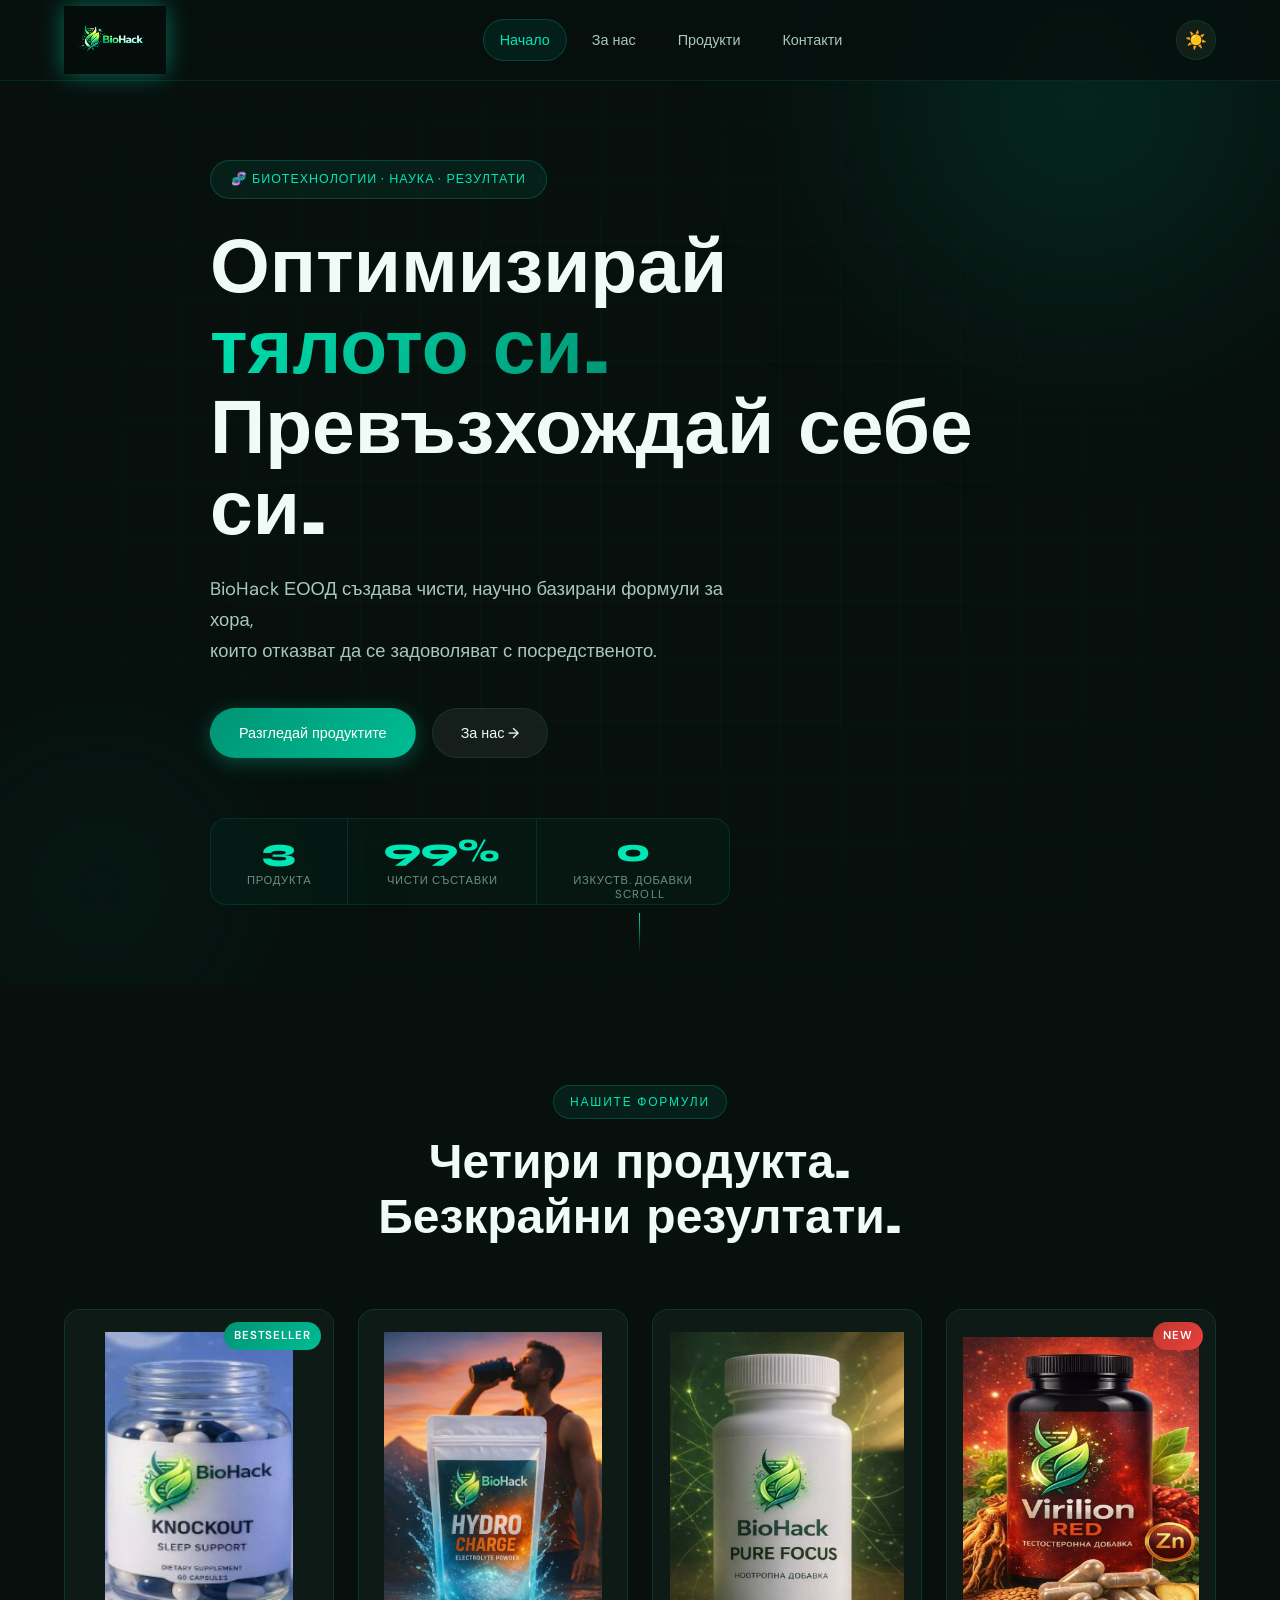
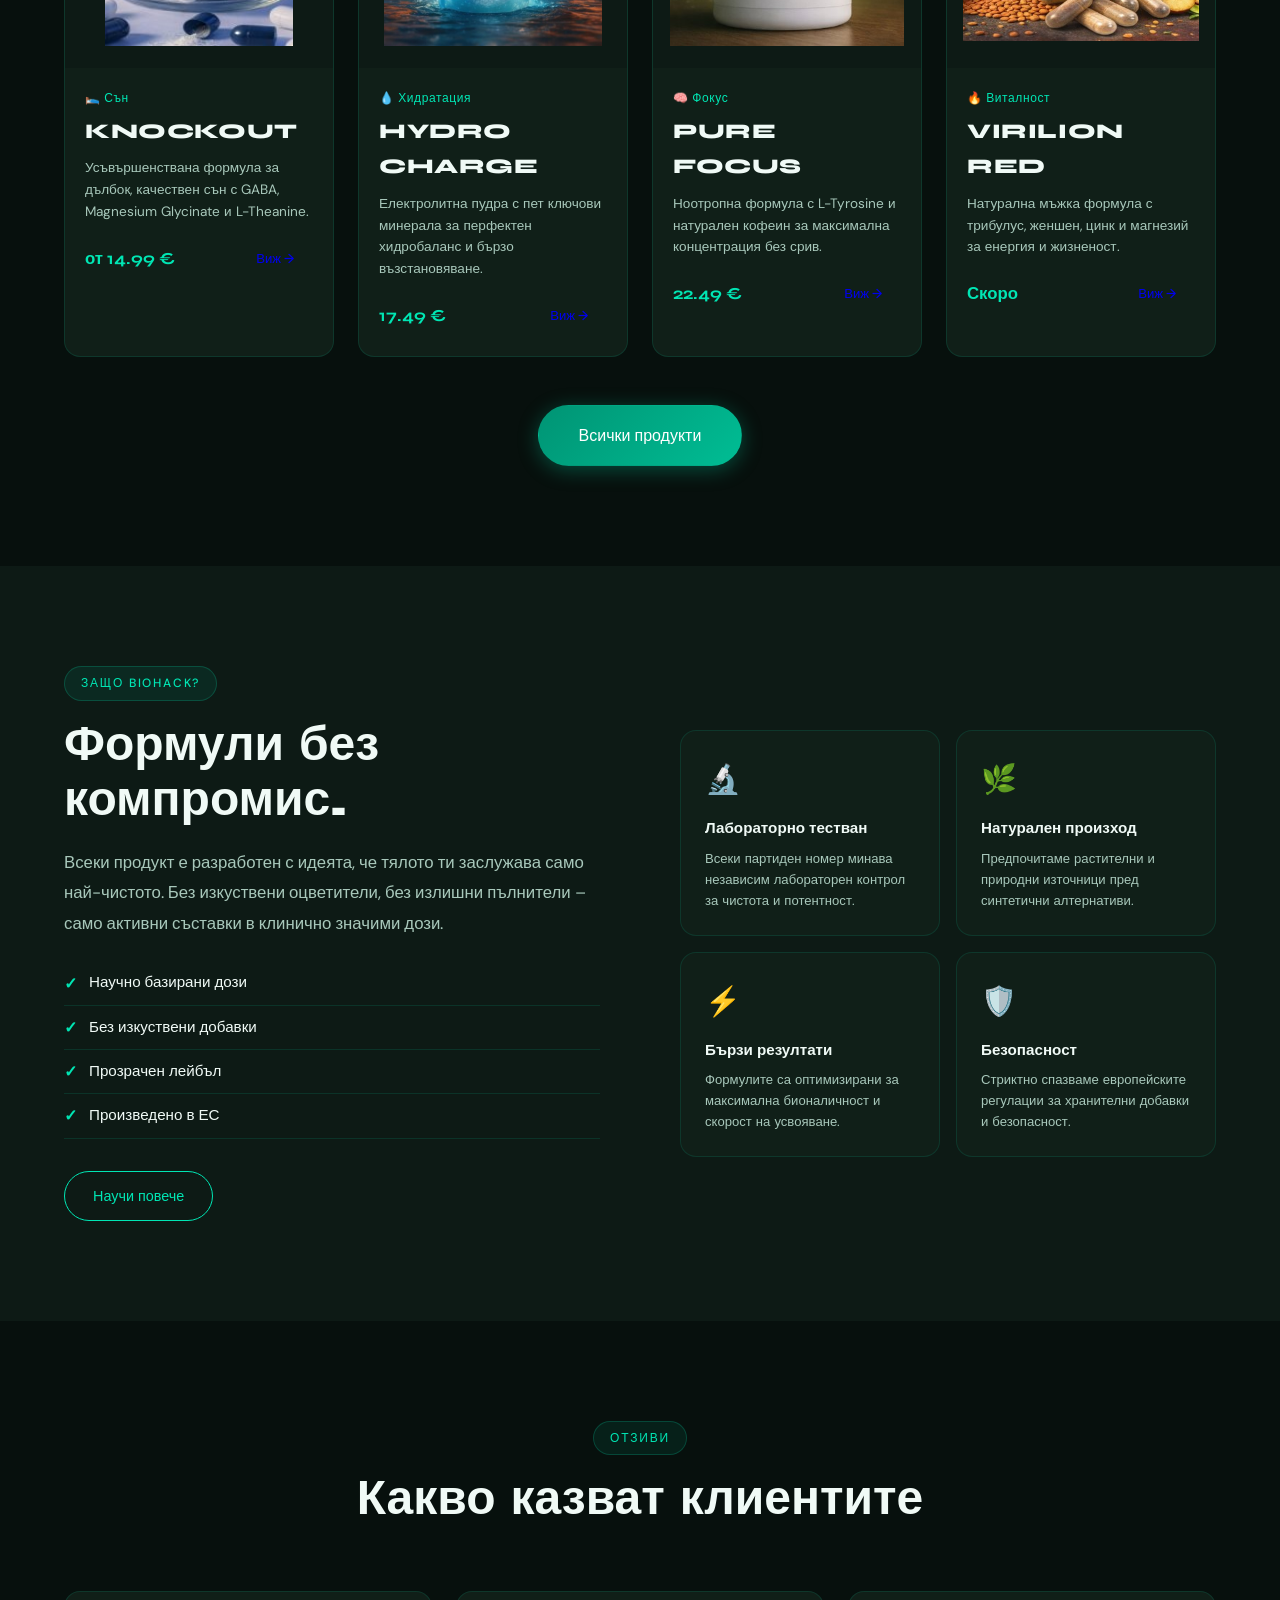
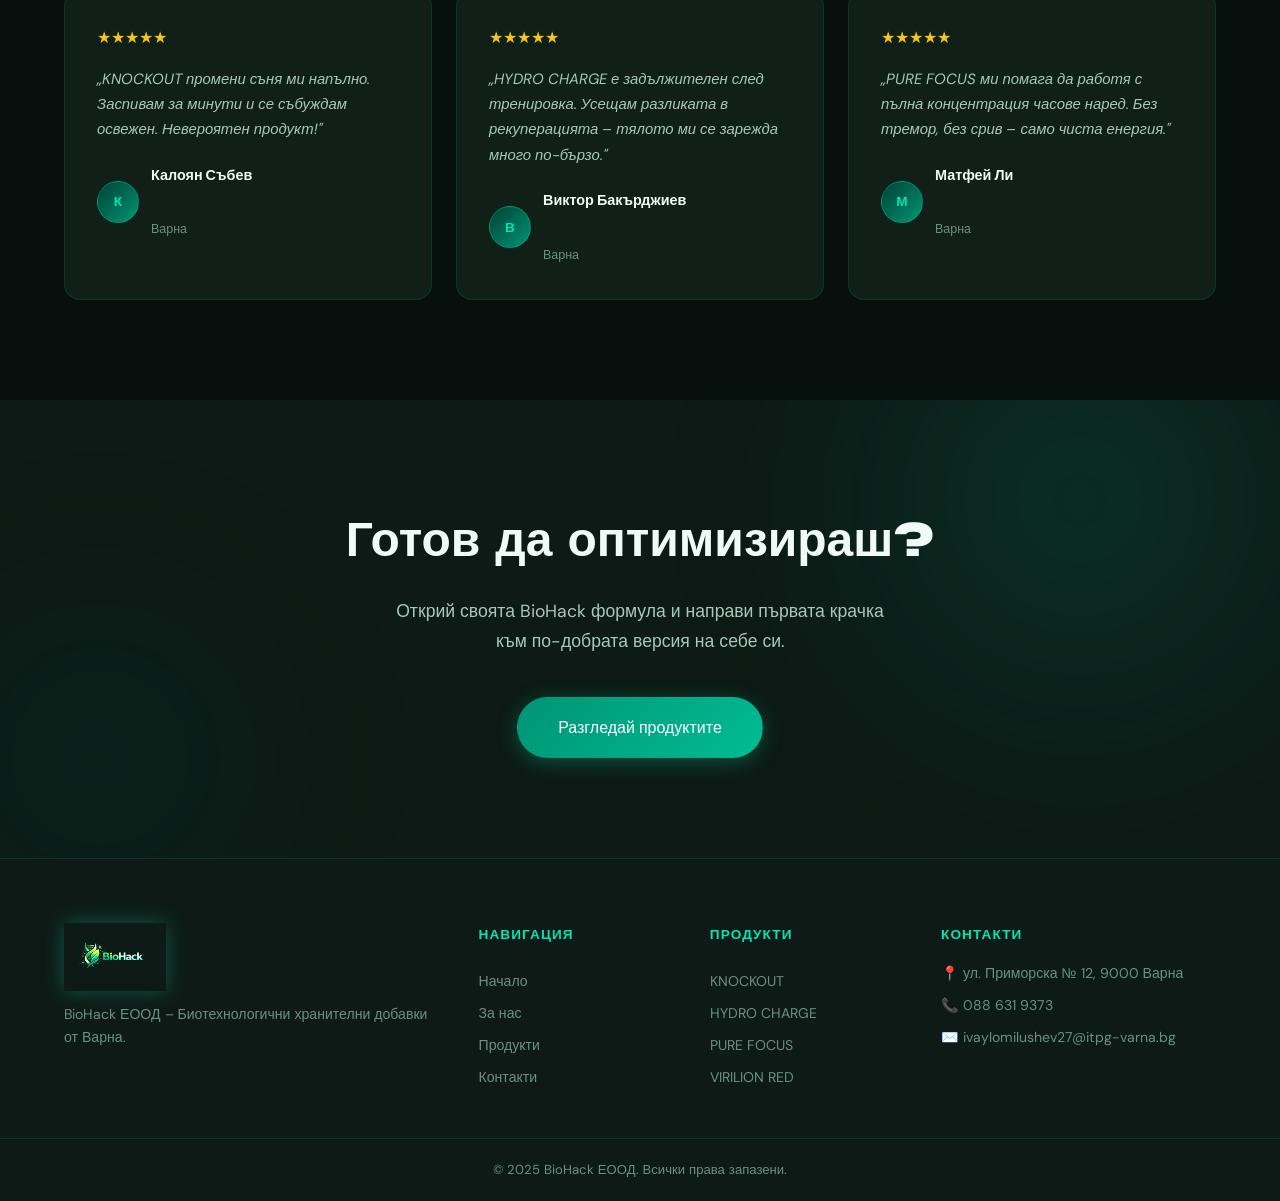
<file: biohack-website (2)/index.html>
<!DOCTYPE html>
<html lang="bg" data-theme="dark">
<head>
  <meta charset="UTF-8" />
  <meta name="viewport" content="width=device-width, initial-scale=1.0" />
  <meta name="description" content="BioHack ЕООД – Премиум хранителни добавки за сън, хидратация, фокус и тестостерон. Чисти формули, научно базирани съставки." />
  <title>BioHack ЕООД – Биотехнологични добавки</title>
  <link rel="stylesheet" href="style.css" />
  <link rel="preconnect" href="https://fonts.googleapis.com" />
  <link href="https://fonts.googleapis.com/css2?family=Syne:wght@400;600;700;800&family=DM+Sans:wght@300;400;500&display=swap" rel="stylesheet" />
</head>
<body>

<!-- HEADER -->
<header class="header" id="header">
  <div class="container header-inner">
    <a href="index.html" class="logo">
      <img src="images/logo.png" alt="BioHack лого" class="logo-img" />
    </a>
    <nav class="nav" id="nav">
      <a href="index.html" class="nav-link active">Начало</a>
      <a href="about.html" class="nav-link">За нас</a>
      <a href="products.html" class="nav-link">Продукти</a>
      <a href="contact.html" class="nav-link">Контакти</a>
    </nav>
    <div class="header-actions">
      <button class="theme-toggle" id="themeToggle" aria-label="Смени тема">
        <span class="theme-icon">☀️</span>
      </button>
      <button class="hamburger" id="hamburger" aria-label="Меню">
        <span></span><span></span><span></span>
      </button>
    </div>
  </div>
</header>

<!-- HERO -->
<section class="hero">
  <div class="hero-bg">
    <div class="hero-orb hero-orb-1"></div>
    <div class="hero-orb hero-orb-2"></div>
    <div class="hero-grid"></div>
  </div>
  <div class="container hero-content">
    <div class="hero-badge">🧬 Биотехнологии · Наука · Резултати</div>
    <h1 class="hero-title">
      Оптимизирай<br/>
      <span class="gradient-text">тялото си.</span><br/>
      Превъзхождай себе си.
    </h1>
    <p class="hero-subtitle">
      BioHack ЕООД създава чисти, научно базирани формули за хора,<br class="hide-mobile"/>
      които отказват да се задоволяват с посредственото.
    </p>
    <div class="hero-cta">
      <a href="products.html" class="btn btn-primary">Разгледай продуктите</a>
      <a href="about.html" class="btn btn-ghost">За нас →</a>
    </div>
    <div class="hero-stats">
      <div class="stat-item">
        <span class="stat-number">4</span>
        <span class="stat-label">Продукта</span>
      </div>
      <div class="stat-item">
        <span class="stat-number">100%</span>
        <span class="stat-label">Чисти съставки</span>
      </div>
      <div class="stat-item">
        <span class="stat-number">0</span>
        <span class="stat-label">Изкуств. добавки</span>
      </div>
    </div>
  </div>
  <div class="hero-scroll-hint">
    <span>Scroll</span>
    <div class="scroll-line"></div>
  </div>
</section>

<!-- PRODUCTS PREVIEW -->
<section class="section products-preview">
  <div class="container">
    <div class="section-header">
      <span class="section-tag">Нашите формули</span>
      <h2 class="section-title">Четири продукта.<br/>Безкрайни резултати.</h2>
    </div>
    <div class="products-grid">

      <article class="product-card" data-aos>
        <div class="product-card-img">
          <img src="images/knockout.png" alt="KNOCKOUT – добавка за сън" />
          <div class="product-card-badge">Bestseller</div>
        </div>
        <div class="product-card-body">
          <span class="product-tag">🛌 Сън</span>
          <h3>KNOCKOUT</h3>
          <p>Усъвършенствана формула за дълбок, качествен сън с GABA, Magnesium Glycinate и L-Theanine.</p>
          <div class="product-price-row">
            <span class="price">от 14.99 €</span>
            <a href="products.html#knockout" class="btn btn-sm">Виж →</a>
          </div>
        </div>
      </article>

      <article class="product-card" data-aos>
        <div class="product-card-img">
          <img src="images/hydro-charge.png" alt="HYDRO CHARGE – електролити" />
        </div>
        <div class="product-card-body">
          <span class="product-tag">💧 Хидратация</span>
          <h3>HYDRO CHARGE</h3>
          <p>Електролитна пудра с пет ключови минерала за перфектен хидробаланс и бързо възстановяване.</p>
          <div class="product-price-row">
            <span class="price">17.49 €</span>
            <a href="products.html#hydro" class="btn btn-sm">Виж →</a>
          </div>
        </div>
      </article>

      <article class="product-card" data-aos>
        <div class="product-card-img">
          <img src="images/pure-focus.png" alt="PURE FOCUS – ноотропи" />
        </div>
        <div class="product-card-body">
          <span class="product-tag">🧠 Фокус</span>
          <h3>PURE FOCUS</h3>
          <p>Ноотропна формула с L-Tyrosine и натурален кофеин за максимална концентрация без срив.</p>
          <div class="product-price-row">
            <span class="price">22.49 €</span>
            <a href="products.html#focus" class="btn btn-sm">Виж →</a>
          </div>
        </div>
      </article>

      <article class="product-card" data-aos>
        <div class="product-card-img">
          <img src="images/virilion-red.png" alt="Virilion Red – тестостерон" />
          <div class="product-card-badge badge-red">New</div>
        </div>
        <div class="product-card-body">
          <span class="product-tag">🔥 Виталност</span>
          <h3>VIRILION RED</h3>
          <p>Натурална мъжка формула с трибулус, женшен, цинк и магнезий за енергия и жизненост.</p>
          <div class="product-price-row">
            <span class="price">Скоро</span>
            <a href="products.html#virilion" class="btn btn-sm">Виж →</a>
          </div>
        </div>
      </article>

    </div>
    <div class="center-btn">
      <a href="products.html" class="btn btn-primary btn-lg">Всички продукти</a>
    </div>
  </div>
</section>

<!-- WHY BIOHACK -->
<section class="section why-section">
  <div class="container">
    <div class="why-grid">
      <div class="why-text">
        <span class="section-tag">Защо BioHack?</span>
        <h2 class="section-title">Формули без<br/>компромис.</h2>
        <p class="why-desc">Всеки продукт е разработен с идеята, че тялото ти заслужава само най-чистото. Без изкуствени оцветители, без излишни пълнители – само активни съставки в клинично значими дози.</p>
        <ul class="why-list">
          <li><span class="check">✓</span> Научно базирани дози</li>
          <li><span class="check">✓</span> Без изкуствени добавки</li>
          <li><span class="check">✓</span> Прозрачен лейбъл</li>
          <li><span class="check">✓</span> Произведено в ЕС</li>
        </ul>
        <a href="about.html" class="btn btn-outline">Научи повече</a>
      </div>
      <div class="why-features">
        <div class="feature-card">
          <div class="feature-icon">🔬</div>
          <h4>Лабораторно тестван</h4>
          <p>Всеки партиден номер минава независим лабораторен контрол за чистота и потентност.</p>
        </div>
        <div class="feature-card">
          <div class="feature-icon">🌿</div>
          <h4>Натурален произход</h4>
          <p>Предпочитаме растителни и природни източници пред синтетични алтернативи.</p>
        </div>
        <div class="feature-card">
          <div class="feature-icon">⚡</div>
          <h4>Бързи резултати</h4>
          <p>Формулите са оптимизирани за максимална бионаличност и скорост на усвояване.</p>
        </div>
        <div class="feature-card">
          <div class="feature-icon">🛡️</div>
          <h4>Безопасност</h4>
          <p>Стриктно спазваме европейските регулации за хранителни добавки и безопасност.</p>
        </div>
      </div>
    </div>
  </div>
</section>

<!-- TESTIMONIALS -->
<section class="section testimonials-section">
  <div class="container">
    <div class="section-header">
      <span class="section-tag">Отзиви</span>
      <h2 class="section-title">Какво казват клиентите</h2>
    </div>
    <div class="testimonials-grid">
      <div class="testimonial-card">
        <div class="stars">★★★★★</div>
        <p>„KNOCKOUT промени съня ми напълно. Заспивам за минути и се събуждам освежен. Невероятен продукт!"</p>
        <div class="testimonial-author">
          <div class="author-avatar">К</div>
          <div><strong>Калоян Събев</strong><br/><small>Варна</small></div>
        </div>
      </div>
      <div class="testimonial-card">
        <div class="stars">★★★★★</div>
        <p>„HYDRO CHARGE е задължителен след тренировка. Усещам разликата в рекуперацията – тялото ми се зарежда много по-бързо."</p>
        <div class="testimonial-author">
          <div class="author-avatar">В</div>
          <div><strong>Виктор Бакърджиев</strong><br/><small>Варна</small></div>
        </div>
      </div>
      <div class="testimonial-card">
        <div class="stars">★★★★★</div>
        <p>„PURE FOCUS ми помага да работя с пълна концентрация часове наред. Без тремор, без срив – само чиста енергия."</p>
        <div class="testimonial-author">
          <div class="author-avatar">М</div>
          <div><strong>Матфей Ли</strong><br/><small>Варна</small></div>
        </div>
      </div>
    </div>
  </div>
</section>

<!-- CTA BANNER -->
<section class="cta-banner">
  <div class="cta-banner-bg">
    <div class="hero-orb hero-orb-1"></div>
    <div class="hero-orb hero-orb-2"></div>
  </div>
  <div class="container cta-banner-inner">
    <h2>Готов да оптимизираш?</h2>
    <p>Открий своята BioHack формула и направи първата крачка към по-добрата версия на себе си.</p>
    <a href="products.html" class="btn btn-primary btn-lg">Разгледай продуктите</a>
  </div>
</section>

<!-- FOOTER -->
<footer class="footer">
  <div class="container footer-inner">
    <div class="footer-brand">
      <img src="images/logo.png" alt="BioHack" class="footer-logo" />
      <p>BioHack ЕООД – Биотехнологични хранителни добавки от Варна.</p>
    </div>
    <div class="footer-links">
      <h5>Навигация</h5>
      <a href="index.html">Начало</a>
      <a href="about.html">За нас</a>
      <a href="products.html">Продукти</a>
      <a href="contact.html">Контакти</a>
    </div>
    <div class="footer-links">
      <h5>Продукти</h5>
      <a href="products.html#knockout">KNOCKOUT</a>
      <a href="products.html#hydro">HYDRO CHARGE</a>
      <a href="products.html#focus">PURE FOCUS</a>
      <a href="products.html#virilion">VIRILION RED</a>
    </div>
    <div class="footer-contact">
      <h5>Контакти</h5>
      <p>📍 ул. Приморска № 12, 9000 Варна</p>
      <p>📞 088 631 9373</p>
      <p>✉️ ivaylomilushev27@itpg-varna.bg</p>
    </div>
  </div>
  <div class="footer-bottom">
    <p>© 2025 BioHack ЕООД. Всички права запазени.</p>
  </div>
</footer>

<button class="back-top" id="backTop" aria-label="Нагоре">↑</button>

<script src="script.js"></script>
</body>
</html>
</file>
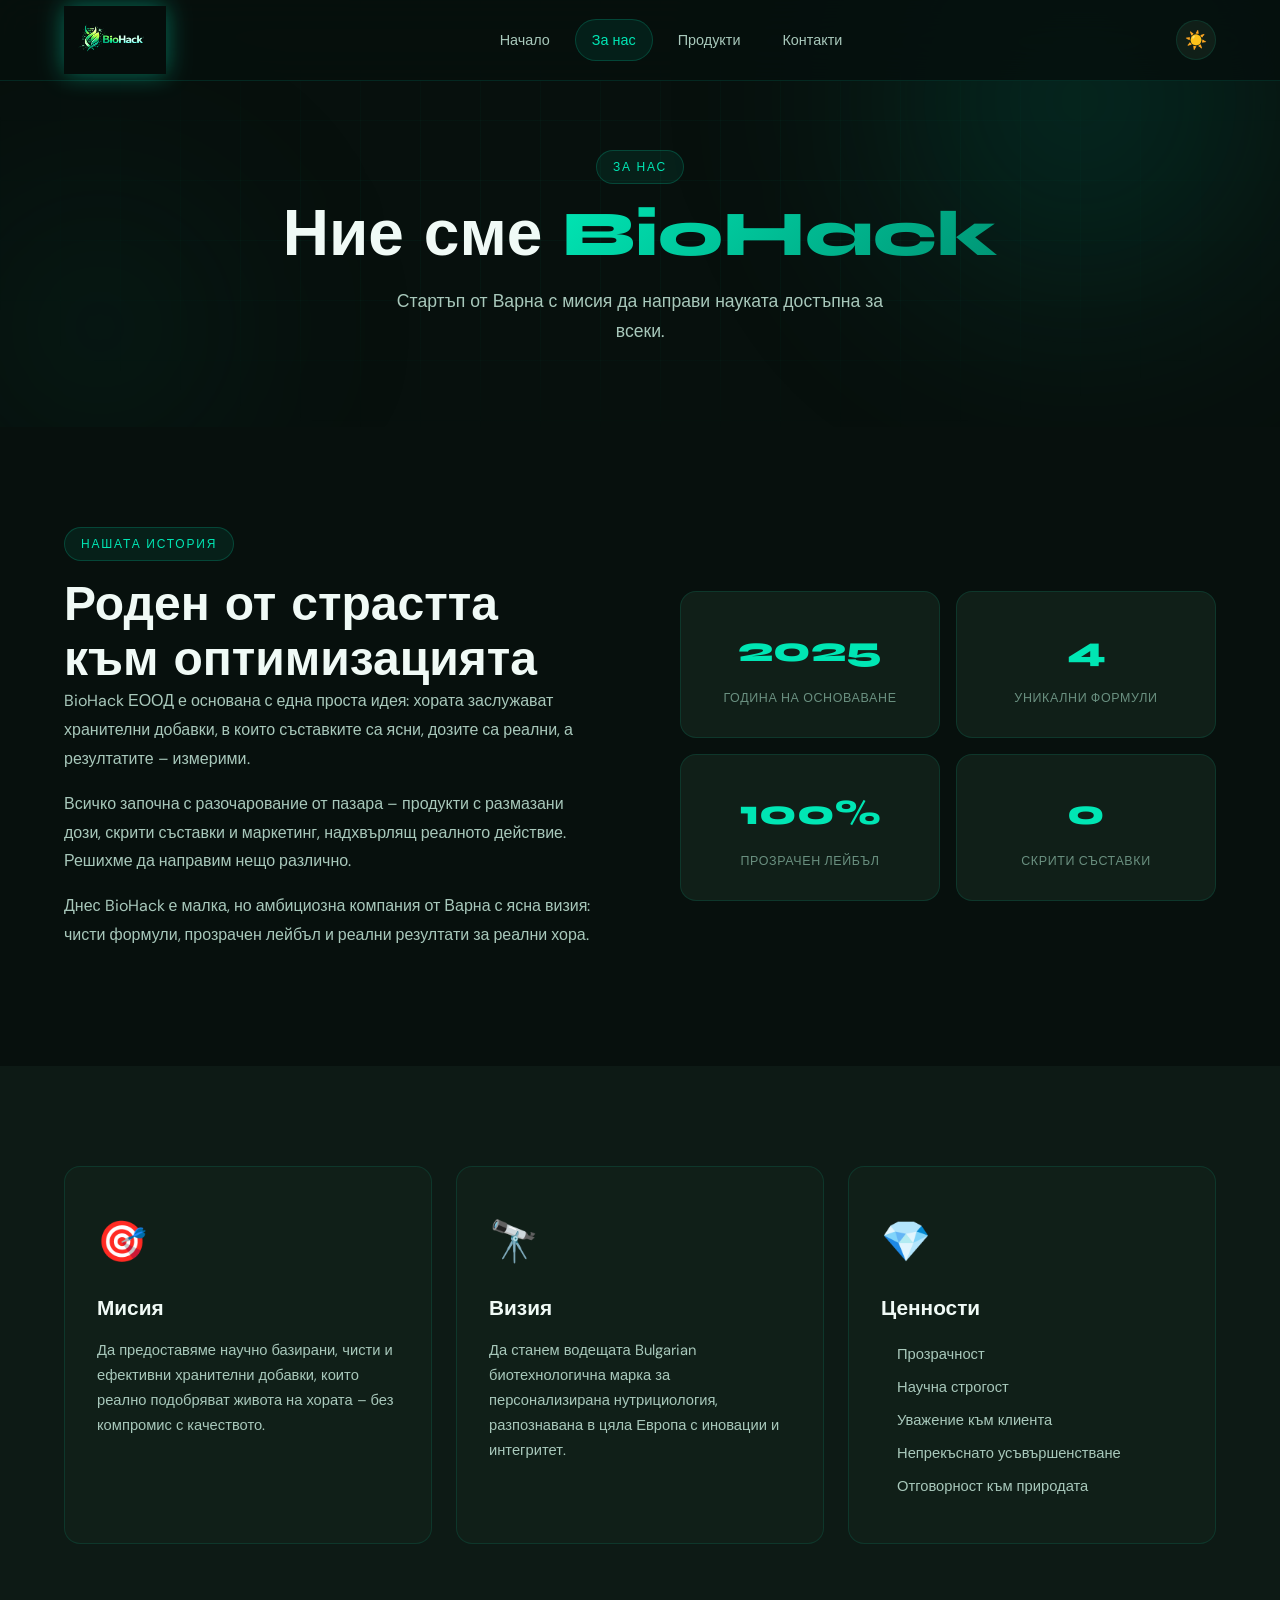
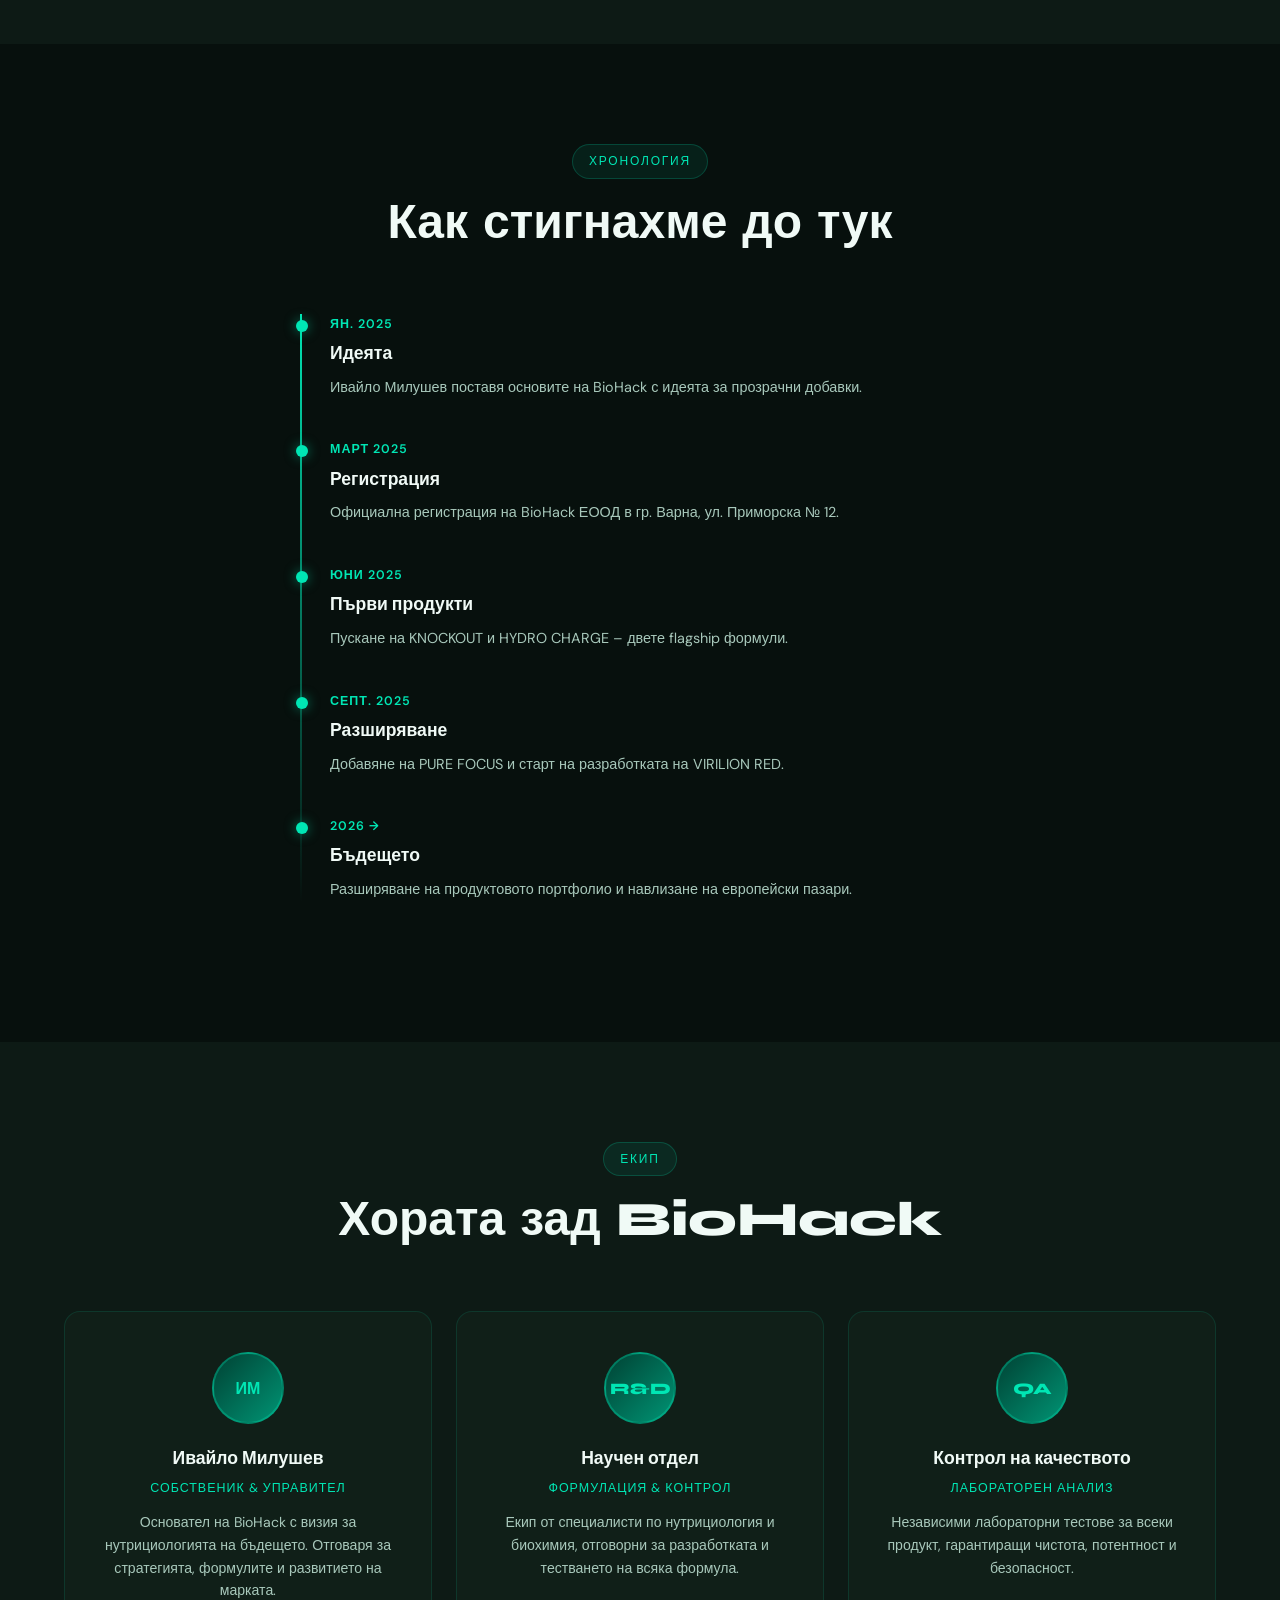
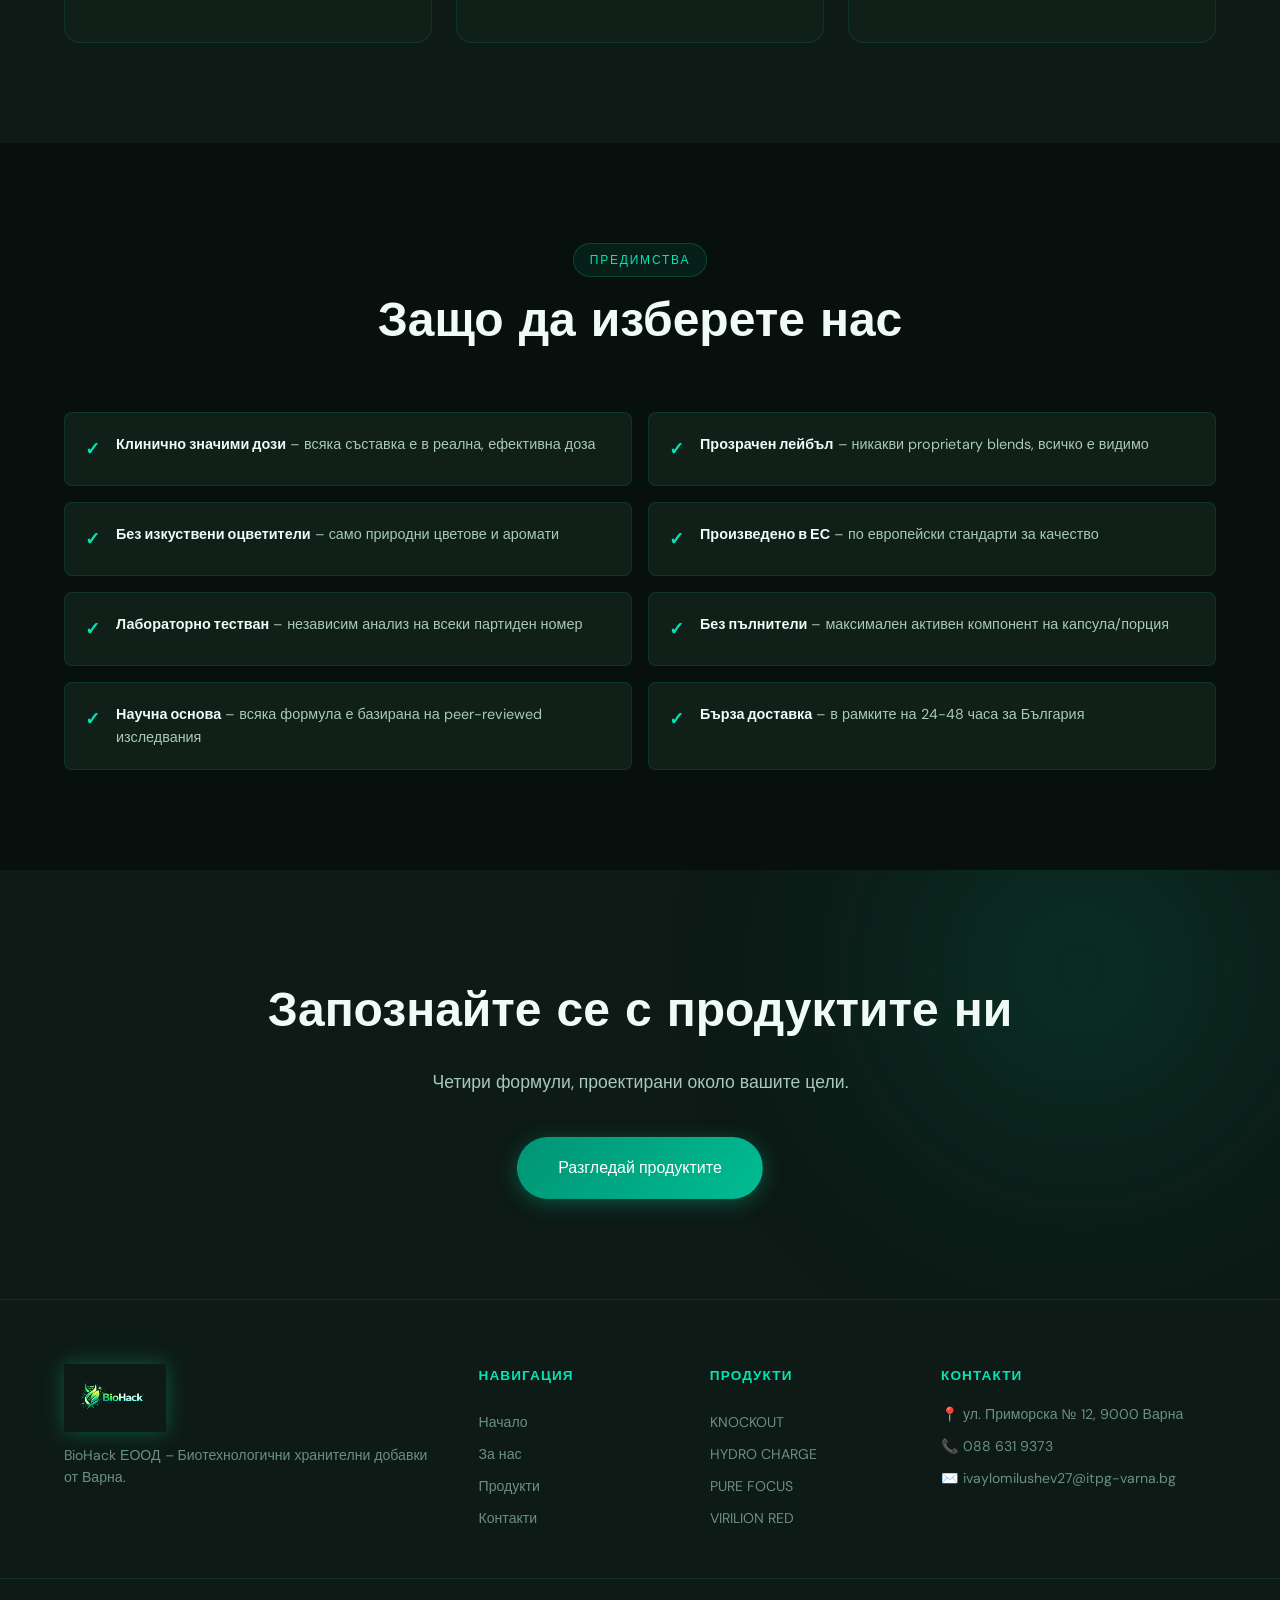
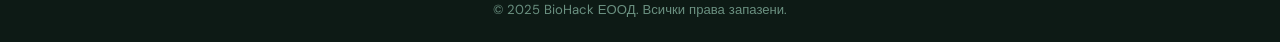
<file: biohack-website (2)/about.html>
<!DOCTYPE html>
<html lang="bg" data-theme="dark">
<head>
  <meta charset="UTF-8" />
  <meta name="viewport" content="width=device-width, initial-scale=1.0" />
  <meta name="description" content="За BioHack ЕООД – история, мисия, ценности и екип." />
  <title>За нас – BioHack ЕООД</title>
  <link rel="stylesheet" href="style.css" />
  <link rel="preconnect" href="https://fonts.googleapis.com" />
  <link href="https://fonts.googleapis.com/css2?family=Syne:wght@400;600;700;800&family=DM+Sans:wght@300;400;500&display=swap" rel="stylesheet" />
</head>
<body>

<header class="header" id="header">
  <div class="container header-inner">
    <a href="index.html" class="logo">
      <img src="images/logo.png" alt="BioHack лого" class="logo-img" />
    </a>
    <nav class="nav" id="nav">
      <a href="index.html" class="nav-link">Начало</a>
      <a href="about.html" class="nav-link active">За нас</a>
      <a href="products.html" class="nav-link">Продукти</a>
      <a href="contact.html" class="nav-link">Контакти</a>
    </nav>
    <div class="header-actions">
      <button class="theme-toggle" id="themeToggle" aria-label="Смени тема">
        <span class="theme-icon">☀️</span>
      </button>
      <button class="hamburger" id="hamburger" aria-label="Меню">
        <span></span><span></span><span></span>
      </button>
    </div>
  </div>
</header>

<!-- PAGE HERO -->
<section class="page-hero">
  <div class="hero-bg">
    <div class="hero-orb hero-orb-1"></div>
    <div class="hero-orb hero-orb-2"></div>
    <div class="hero-grid"></div>
  </div>
  <div class="container page-hero-content">
    <span class="section-tag">За нас</span>
    <h1 class="page-hero-title">Ние сме <span class="gradient-text">BioHack</span></h1>
    <p>Стартъп от Варна с мисия да направи науката достъпна за всеки.</p>
  </div>
</section>

<!-- STORY -->
<section class="section">
  <div class="container">
    <div class="about-story-grid">
      <div class="about-story-text" data-aos>
        <span class="section-tag">Нашата история</span>
        <h2 class="section-title">Роден от страстта към оптимизацията</h2>
        <p>BioHack ЕООД е основана с една проста идея: хората заслужават хранителни добавки, в които съставките са ясни, дозите са реални, а резултатите – измерими.</p>
        <p>Всичко започна с разочарование от пазара – продукти с размазани дози, скрити съставки и маркетинг, надхвърлящ реалното действие. Решихме да направим нещо различно.</p>
        <p>Днес BioHack е малка, но амбициозна компания от Варна с ясна визия: чисти формули, прозрачен лейбъл и реални резултати за реални хора.</p>
      </div>
      <div class="about-story-visual" data-aos>
        <div class="story-stat-card">
          <span class="big-num">2025</span>
          <span>Година на основаване</span>
        </div>
        <div class="story-stat-card">
          <span class="big-num">4</span>
          <span>Уникални формули</span>
        </div>
        <div class="story-stat-card">
          <span class="big-num">100%</span>
          <span>Прозрачен лейбъл</span>
        </div>
        <div class="story-stat-card">
          <span class="big-num">0</span>
          <span>Скрити съставки</span>
        </div>
      </div>
    </div>
  </div>
</section>

<!-- MISSION / VISION / VALUES -->
<section class="section mvv-section">
  <div class="container">
    <div class="mvv-grid">
      <div class="mvv-card" data-aos>
        <div class="mvv-icon">🎯</div>
        <h3>Мисия</h3>
        <p>Да предоставяме научно базирани, чисти и ефективни хранителни добавки, които реално подобряват живота на хората – без компромис с качеството.</p>
      </div>
      <div class="mvv-card" data-aos>
        <div class="mvv-icon">🔭</div>
        <h3>Визия</h3>
        <p>Да станем водещата Bulgarian биотехнологична марка за персонализирана нутрициология, разпознавана в цяла Европа с иновации и интегритет.</p>
      </div>
      <div class="mvv-card" data-aos>
        <div class="mvv-icon">💎</div>
        <h3>Ценности</h3>
        <ul style="text-align:left; padding-left:1rem;">
          <li>Прозрачност</li>
          <li>Научна строгост</li>
          <li>Уважение към клиента</li>
          <li>Непрекъснато усъвършенстване</li>
          <li>Отговорност към природата</li>
        </ul>
      </div>
    </div>
  </div>
</section>

<!-- TIMELINE -->
<section class="section">
  <div class="container">
    <div class="section-header">
      <span class="section-tag">Хронология</span>
      <h2 class="section-title">Как стигнахме до тук</h2>
    </div>
    <div class="timeline">
      <div class="timeline-item" data-aos>
        <div class="timeline-dot"></div>
        <div class="timeline-content">
          <span class="timeline-year">Ян. 2025</span>
          <h4>Идеята</h4>
          <p>Ивайло Милушев поставя основите на BioHack с идеята за прозрачни добавки.</p>
        </div>
      </div>
      <div class="timeline-item" data-aos>
        <div class="timeline-dot"></div>
        <div class="timeline-content">
          <span class="timeline-year">Март 2025</span>
          <h4>Регистрация</h4>
          <p>Официална регистрация на BioHack ЕООД в гр. Варна, ул. Приморска № 12.</p>
        </div>
      </div>
      <div class="timeline-item" data-aos>
        <div class="timeline-dot"></div>
        <div class="timeline-content">
          <span class="timeline-year">Юни 2025</span>
          <h4>Първи продукти</h4>
          <p>Пускане на KNOCKOUT и HYDRO CHARGE – двете flagship формули.</p>
        </div>
      </div>
      <div class="timeline-item" data-aos>
        <div class="timeline-dot"></div>
        <div class="timeline-content">
          <span class="timeline-year">Септ. 2025</span>
          <h4>Разширяване</h4>
          <p>Добавяне на PURE FOCUS и старт на разработката на VIRILION RED.</p>
        </div>
      </div>
      <div class="timeline-item" data-aos>
        <div class="timeline-dot"></div>
        <div class="timeline-content">
          <span class="timeline-year">2026 →</span>
          <h4>Бъдещето</h4>
          <p>Разширяване на продуктовото портфолио и навлизане на европейски пазари.</p>
        </div>
      </div>
    </div>
  </div>
</section>

<!-- TEAM -->
<section class="section team-section">
  <div class="container">
    <div class="section-header">
      <span class="section-tag">Екип</span>
      <h2 class="section-title">Хората зад BioHack</h2>
    </div>
    <div class="team-grid">
      <div class="team-card" data-aos>
        <div class="team-avatar">ИМ</div>
        <h4>Ивайло Милушев</h4>
        <span class="team-role">Собственик & Управител</span>
        <p>Основател на BioHack с визия за нутрициологията на бъдещето. Отговаря за стратегията, формулите и развитието на марката.</p>
      </div>
      <div class="team-card" data-aos>
        <div class="team-avatar">R&D</div>
        <h4>Научен отдел</h4>
        <span class="team-role">Формулация & Контрол</span>
        <p>Екип от специалисти по нутрициология и биохимия, отговорни за разработката и тестването на всяка формула.</p>
      </div>
      <div class="team-card" data-aos>
        <div class="team-avatar">QA</div>
        <h4>Контрол на качеството</h4>
        <span class="team-role">Лабораторен анализ</span>
        <p>Независими лабораторни тестове за всеки продукт, гарантиращи чистота, потентност и безопасност.</p>
      </div>
    </div>
  </div>
</section>

<!-- ADVANTAGES -->
<section class="section">
  <div class="container">
    <div class="section-header">
      <span class="section-tag">Предимства</span>
      <h2 class="section-title">Защо да изберете нас</h2>
    </div>
    <div class="advantages-grid">
      <div class="advantage-item"><span class="check">✓</span><div><strong>Клинично значими дози</strong> – всяка съставка е в реална, ефективна доза</div></div>
      <div class="advantage-item"><span class="check">✓</span><div><strong>Прозрачен лейбъл</strong> – никакви proprietary blends, всичко е видимо</div></div>
      <div class="advantage-item"><span class="check">✓</span><div><strong>Без изкуствени оцветители</strong> – само природни цветове и аромати</div></div>
      <div class="advantage-item"><span class="check">✓</span><div><strong>Произведено в ЕС</strong> – по европейски стандарти за качество</div></div>
      <div class="advantage-item"><span class="check">✓</span><div><strong>Лабораторно тестван</strong> – независим анализ на всеки партиден номер</div></div>
      <div class="advantage-item"><span class="check">✓</span><div><strong>Без пълнители</strong> – максимален активен компонент на капсула/порция</div></div>
      <div class="advantage-item"><span class="check">✓</span><div><strong>Научна основа</strong> – всяка формула е базирана на peer-reviewed изследвания</div></div>
      <div class="advantage-item"><span class="check">✓</span><div><strong>Бърза доставка</strong> – в рамките на 24-48 часа за България</div></div>
    </div>
  </div>
</section>

<section class="cta-banner">
  <div class="cta-banner-bg">
    <div class="hero-orb hero-orb-1"></div>
  </div>
  <div class="container cta-banner-inner">
    <h2>Запознайте се с продуктите ни</h2>
    <p>Четири формули, проектирани около вашите цели.</p>
    <a href="products.html" class="btn btn-primary btn-lg">Разгледай продуктите</a>
  </div>
</section>

<footer class="footer">
  <div class="container footer-inner">
    <div class="footer-brand">
      <img src="images/logo.png" alt="BioHack" class="footer-logo" />
      <p>BioHack ЕООД – Биотехнологични хранителни добавки от Варна.</p>
    </div>
    <div class="footer-links">
      <h5>Навигация</h5>
      <a href="index.html">Начало</a>
      <a href="about.html">За нас</a>
      <a href="products.html">Продукти</a>
      <a href="contact.html">Контакти</a>
    </div>
    <div class="footer-links">
      <h5>Продукти</h5>
      <a href="products.html#knockout">KNOCKOUT</a>
      <a href="products.html#hydro">HYDRO CHARGE</a>
      <a href="products.html#focus">PURE FOCUS</a>
      <a href="products.html#virilion">VIRILION RED</a>
    </div>
    <div class="footer-contact">
      <h5>Контакти</h5>
      <p>📍 ул. Приморска № 12, 9000 Варна</p>
      <p>📞 088 631 9373</p>
      <p>✉️ ivaylomilushev27@itpg-varna.bg</p>
    </div>
  </div>
  <div class="footer-bottom">
    <p>© 2025 BioHack ЕООД. Всички права запазени.</p>
  </div>
</footer>

<button class="back-top" id="backTop" aria-label="Нагоре">↑</button>
<script src="script.js"></script>
</body>
</html>
</file>
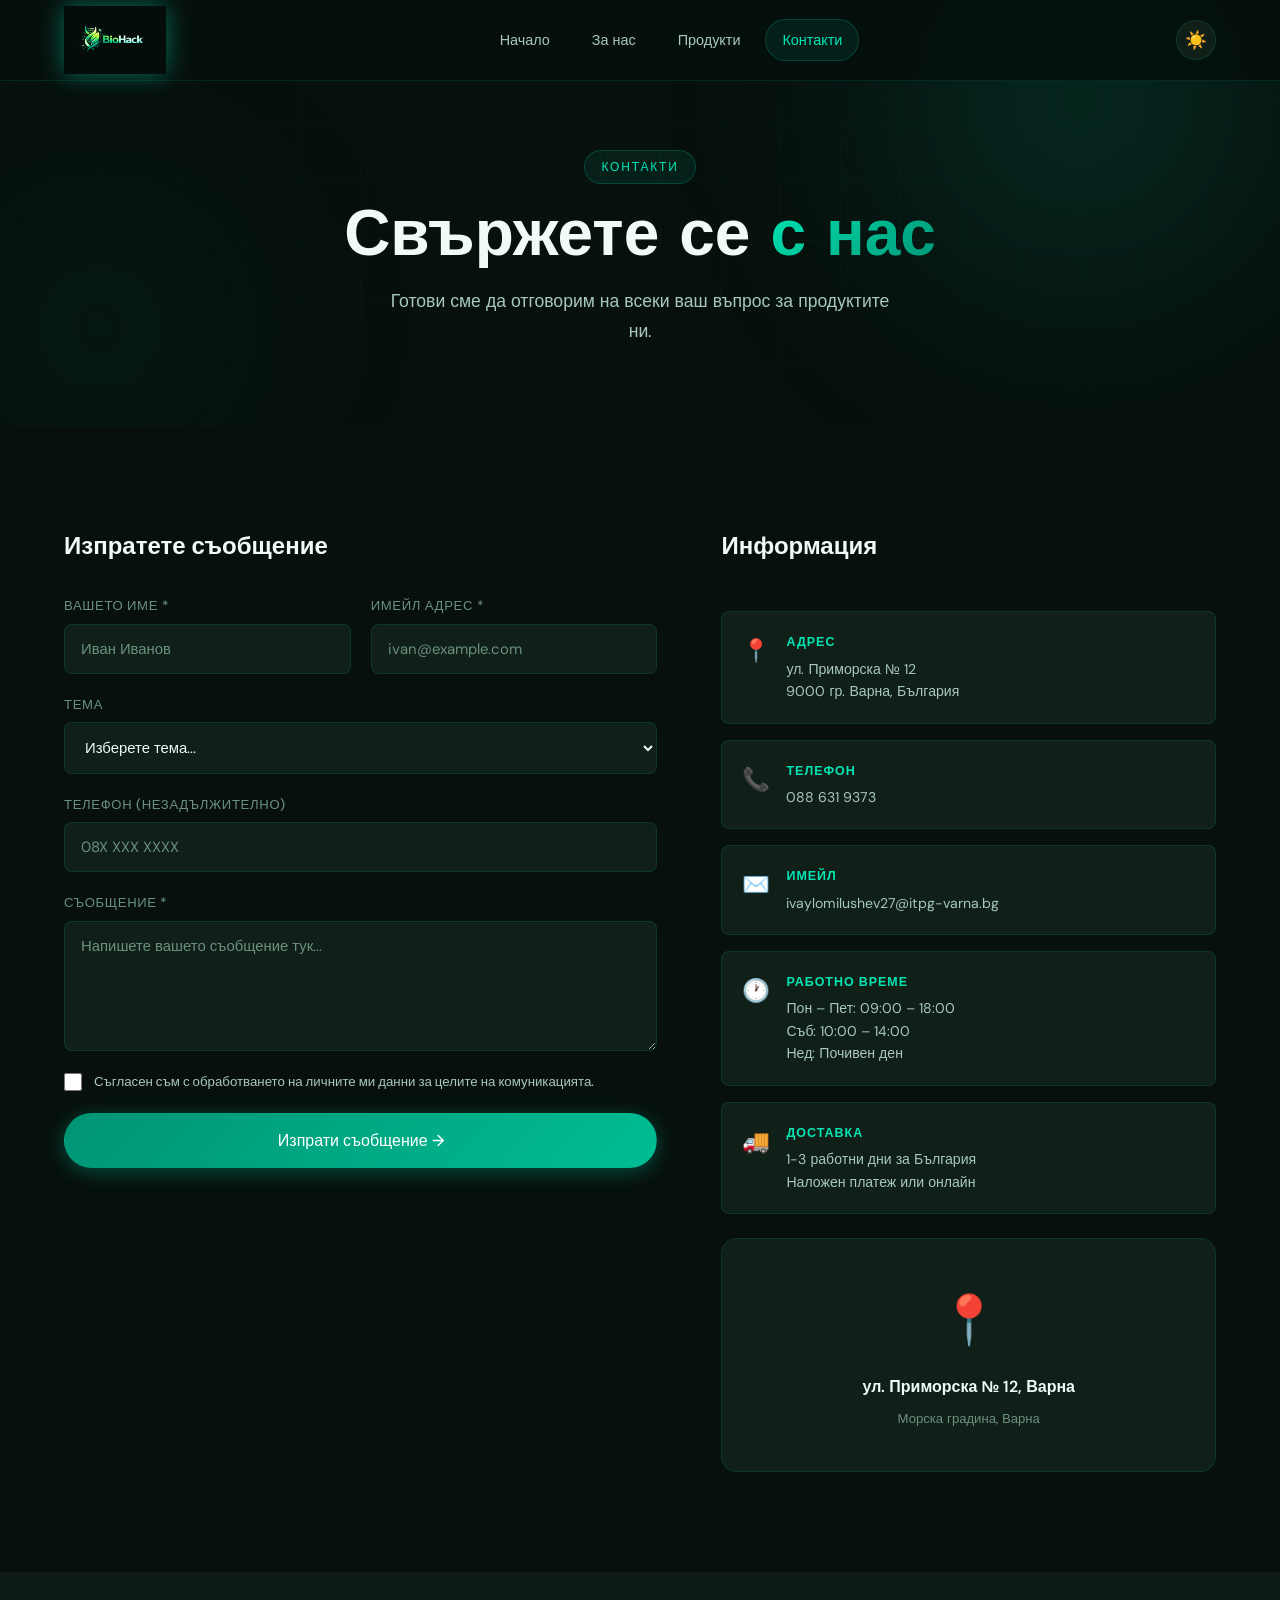
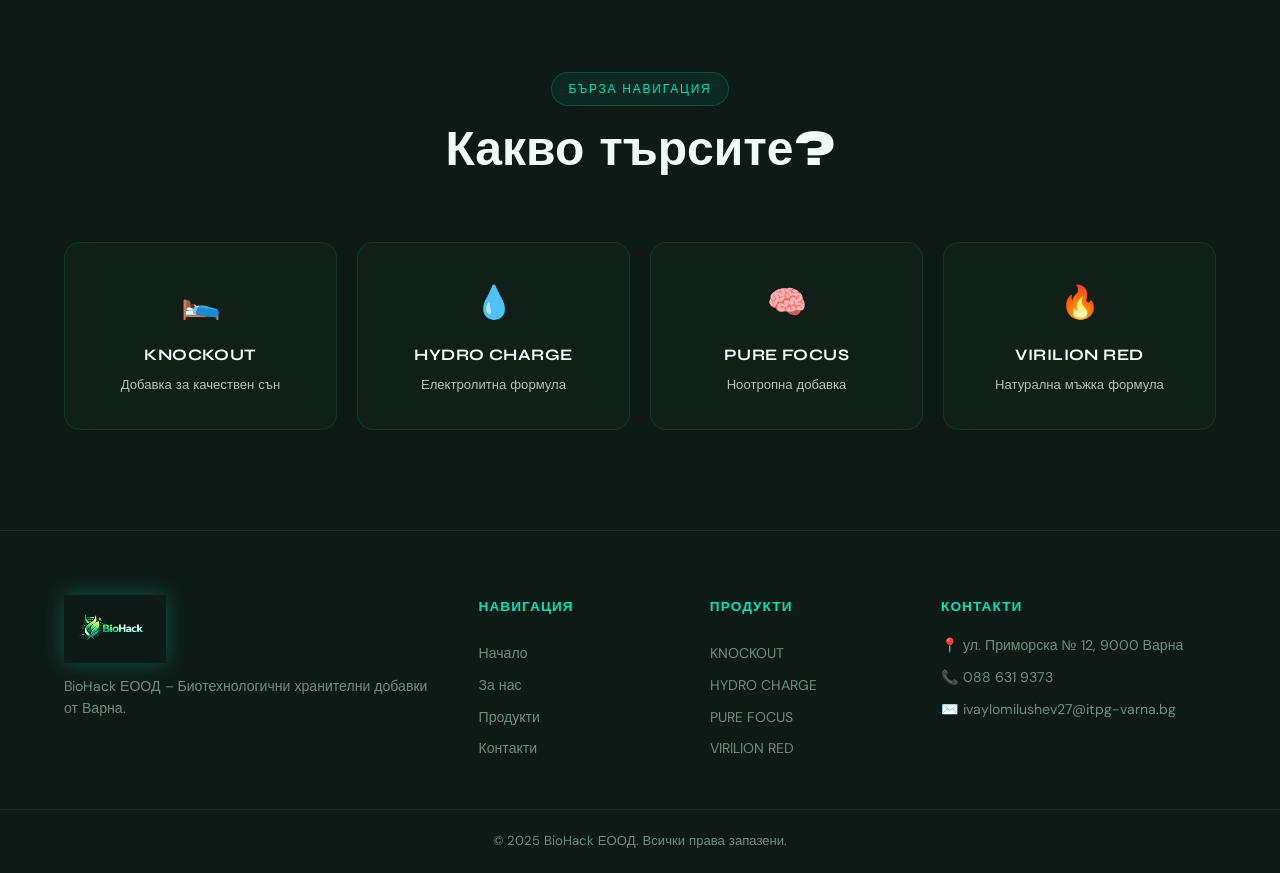
<file: biohack-website (2)/contact.html>
<!DOCTYPE html>
<html lang="bg" data-theme="dark">
<head>
  <meta charset="UTF-8" />
  <meta name="viewport" content="width=device-width, initial-scale=1.0" />
  <meta name="description" content="Свържете се с BioHack ЕООД – контактна форма, адрес, телефон и имейл." />
  <title>Контакти – BioHack ЕООД</title>
  <link rel="stylesheet" href="style.css" />
  <link rel="preconnect" href="https://fonts.googleapis.com" />
  <link href="https://fonts.googleapis.com/css2?family=Syne:wght@400;600;700;800&family=DM+Sans:wght@300;400;500&display=swap" rel="stylesheet" />
</head>
<body>

<header class="header" id="header">
  <div class="container header-inner">
    <a href="index.html" class="logo">
      <img src="images/logo.png" alt="BioHack лого" class="logo-img" />
    </a>
    <nav class="nav" id="nav">
      <a href="index.html" class="nav-link">Начало</a>
      <a href="about.html" class="nav-link">За нас</a>
      <a href="products.html" class="nav-link">Продукти</a>
      <a href="contact.html" class="nav-link active">Контакти</a>
    </nav>
    <div class="header-actions">
      <button class="theme-toggle" id="themeToggle" aria-label="Смени тема">
        <span class="theme-icon">☀️</span>
      </button>
      <button class="hamburger" id="hamburger" aria-label="Меню">
        <span></span><span></span><span></span>
      </button>
    </div>
  </div>
</header>

<!-- PAGE HERO -->
<section class="page-hero">
  <div class="hero-bg">
    <div class="hero-orb hero-orb-1"></div>
    <div class="hero-orb hero-orb-2"></div>
    <div class="hero-grid"></div>
  </div>
  <div class="container page-hero-content">
    <span class="section-tag">Контакти</span>
    <h1 class="page-hero-title">Свържете се <span class="gradient-text">с нас</span></h1>
    <p>Готови сме да отговорим на всеки ваш въпрос за продуктите ни.</p>
  </div>
</section>

<!-- CONTACT SECTION -->
<section class="section">
  <div class="container">
    <div class="contact-grid">

      <!-- FORM -->
      <div class="contact-form-wrap" data-aos>
        <h3>Изпратете съобщение</h3>
        <form class="contact-form" id="contactForm" novalidate>
          <div class="form-row">
            <div class="form-group">
              <label for="name">Вашето име *</label>
              <input type="text" id="name" name="name" placeholder="Иван Иванов" required />
            </div>
            <div class="form-group">
              <label for="email">Имейл адрес *</label>
              <input type="email" id="email" name="email" placeholder="ivan@example.com" required />
            </div>
          </div>
          <div class="form-group">
            <label for="subject">Тема</label>
            <select id="subject" name="subject">
              <option value="">Изберете тема...</option>
              <option value="knockout">KNOCKOUT – поръчка / въпрос</option>
              <option value="hydro">HYDRO CHARGE – поръчка / въпрос</option>
              <option value="focus">PURE FOCUS – поръчка / въпрос</option>
              <option value="virilion">VIRILION RED – интерес</option>
              <option value="other">Друго</option>
            </select>
          </div>
          <div class="form-group">
            <label for="phone">Телефон (незадължително)</label>
            <input type="tel" id="phone" name="phone" placeholder="08X XXX XXXX" />
          </div>
          <div class="form-group">
            <label for="message">Съобщение *</label>
            <textarea id="message" name="message" rows="5" placeholder="Напишете вашето съобщение тук..." required></textarea>
          </div>
          <div class="form-group form-check">
            <input type="checkbox" id="consent" name="consent" required />
            <label for="consent">Съгласен съм с обработването на личните ми данни за целите на комуникацията.</label>
          </div>
          <button type="submit" class="btn btn-primary btn-lg btn-full">
            <span class="btn-text">Изпрати съобщение →</span>
          </button>
          <div class="form-success" id="formSuccess">
            ✅ Благодарим! Ще се свържем с вас скоро.
          </div>
        </form>
      </div>

      <!-- INFO PANEL -->
      <div class="contact-info-wrap" data-aos>
        <h3>Информация</h3>

        <div class="contact-info-card">
          <div class="contact-info-icon">📍</div>
          <div>
            <strong>Адрес</strong>
            <p>ул. Приморска № 12<br/>9000 гр. Варна, България</p>
          </div>
        </div>

        <div class="contact-info-card">
          <div class="contact-info-icon">📞</div>
          <div>
            <strong>Телефон</strong>
            <p><a href="tel:0886319373">088 631 9373</a></p>
          </div>
        </div>

        <div class="contact-info-card">
          <div class="contact-info-icon">✉️</div>
          <div>
            <strong>Имейл</strong>
            <p><a href="mailto:ivaylomilushev27@itpg-varna.bg">ivaylomilushev27@itpg-varna.bg</a></p>
          </div>
        </div>

        <div class="contact-info-card">
          <div class="contact-info-icon">🕐</div>
          <div>
            <strong>Работно време</strong>
            <p>Пон – Пет: 09:00 – 18:00<br/>Съб: 10:00 – 14:00<br/>Нед: Почивен ден</p>
          </div>
        </div>

        <div class="contact-info-card">
          <div class="contact-info-icon">🚚</div>
          <div>
            <strong>Доставка</strong>
            <p>1-3 работни дни за България<br/>Наложен платеж или онлайн</p>
          </div>
        </div>

        <!-- MAP PLACEHOLDER -->
        <div class="map-placeholder">
          <div class="map-pin">📍</div>
          <p>ул. Приморска № 12, Варна</p>
          <small>Морска градина, Варна</small>
        </div>
      </div>

    </div>
  </div>
</section>

<!-- QUICK LINKS -->
<section class="section quick-links-section">
  <div class="container">
    <div class="section-header">
      <span class="section-tag">Бърза навигация</span>
      <h2 class="section-title">Какво търсите?</h2>
    </div>
    <div class="quick-links-grid">
      <a href="products.html#knockout" class="quick-link-card">
        <div class="ql-icon">🛌</div>
        <h4>KNOCKOUT</h4>
        <p>Добавка за качествен сън</p>
      </a>
      <a href="products.html#hydro" class="quick-link-card">
        <div class="ql-icon">💧</div>
        <h4>HYDRO CHARGE</h4>
        <p>Електролитна формула</p>
      </a>
      <a href="products.html#focus" class="quick-link-card">
        <div class="ql-icon">🧠</div>
        <h4>PURE FOCUS</h4>
        <p>Ноотропна добавка</p>
      </a>
      <a href="products.html#virilion" class="quick-link-card">
        <div class="ql-icon">🔥</div>
        <h4>VIRILION RED</h4>
        <p>Натурална мъжка формула</p>
      </a>
    </div>
  </div>
</section>

<footer class="footer">
  <div class="container footer-inner">
    <div class="footer-brand">
      <img src="images/logo.png" alt="BioHack" class="footer-logo" />
      <p>BioHack ЕООД – Биотехнологични хранителни добавки от Варна.</p>
    </div>
    <div class="footer-links">
      <h5>Навигация</h5>
      <a href="index.html">Начало</a>
      <a href="about.html">За нас</a>
      <a href="products.html">Продукти</a>
      <a href="contact.html">Контакти</a>
    </div>
    <div class="footer-links">
      <h5>Продукти</h5>
      <a href="products.html#knockout">KNOCKOUT</a>
      <a href="products.html#hydro">HYDRO CHARGE</a>
      <a href="products.html#focus">PURE FOCUS</a>
      <a href="products.html#virilion">VIRILION RED</a>
    </div>
    <div class="footer-contact">
      <h5>Контакти</h5>
      <p>📍 ул. Приморска № 12, 9000 Варна</p>
      <p>📞 088 631 9373</p>
      <p>✉️ ivaylomilushev27@itpg-varna.bg</p>
    </div>
  </div>
  <div class="footer-bottom">
    <p>© 2025 BioHack ЕООД. Всички права запазени.</p>
  </div>
</footer>

<button class="back-top" id="backTop" aria-label="Нагоре">↑</button>
<script src="script.js"></script>
</body>
</html>
</file>
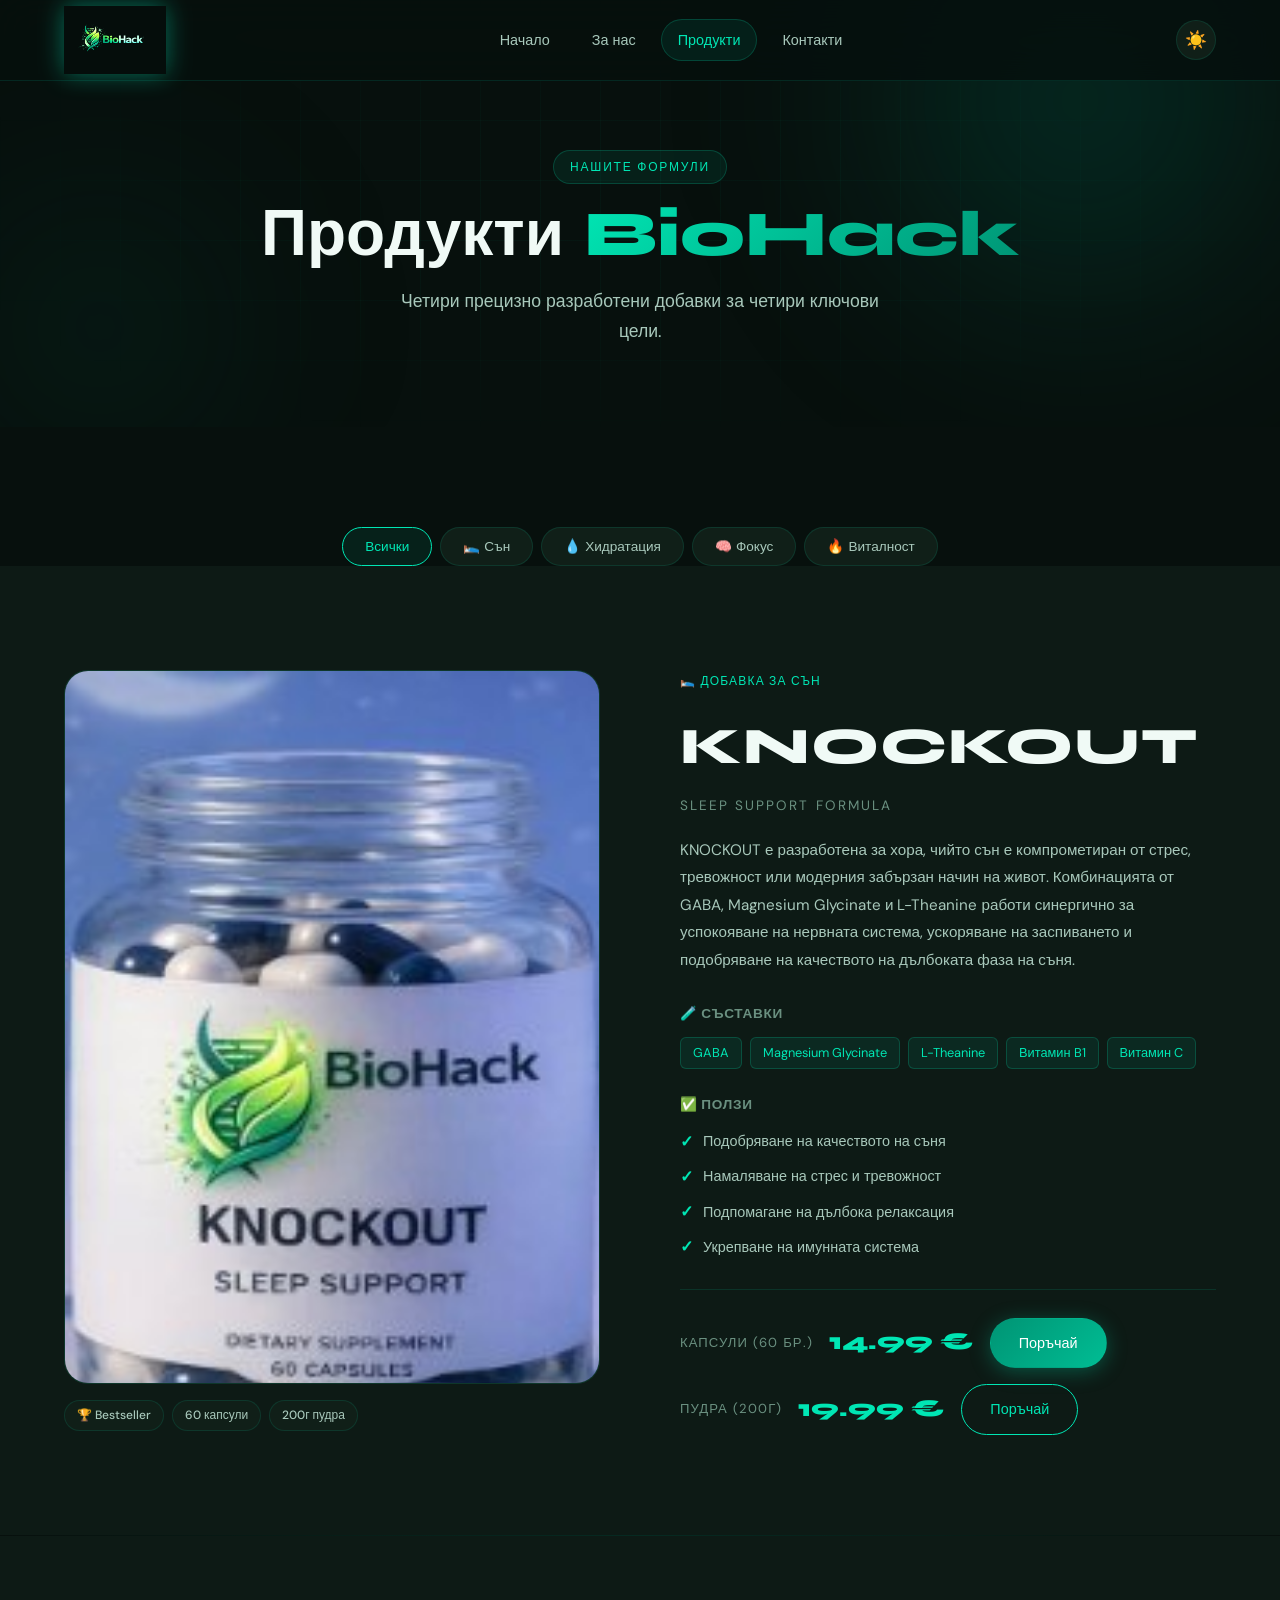
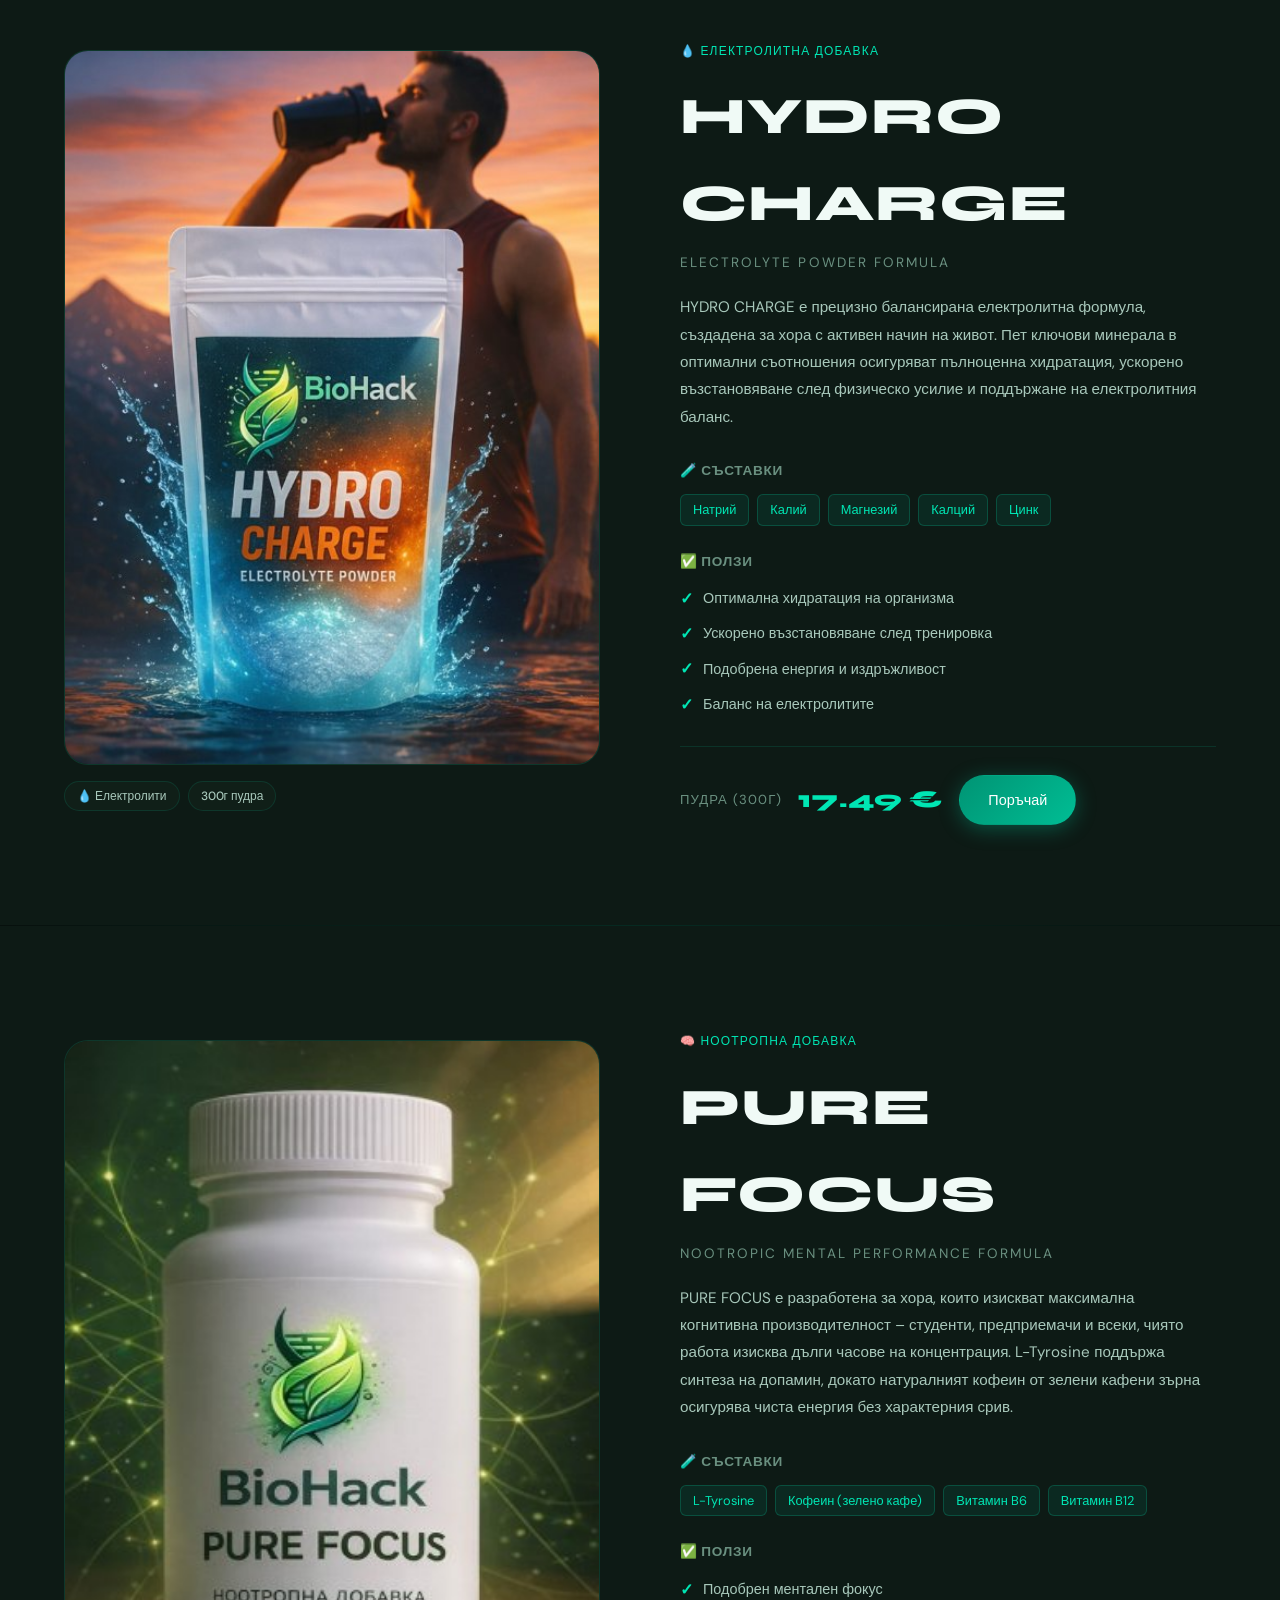
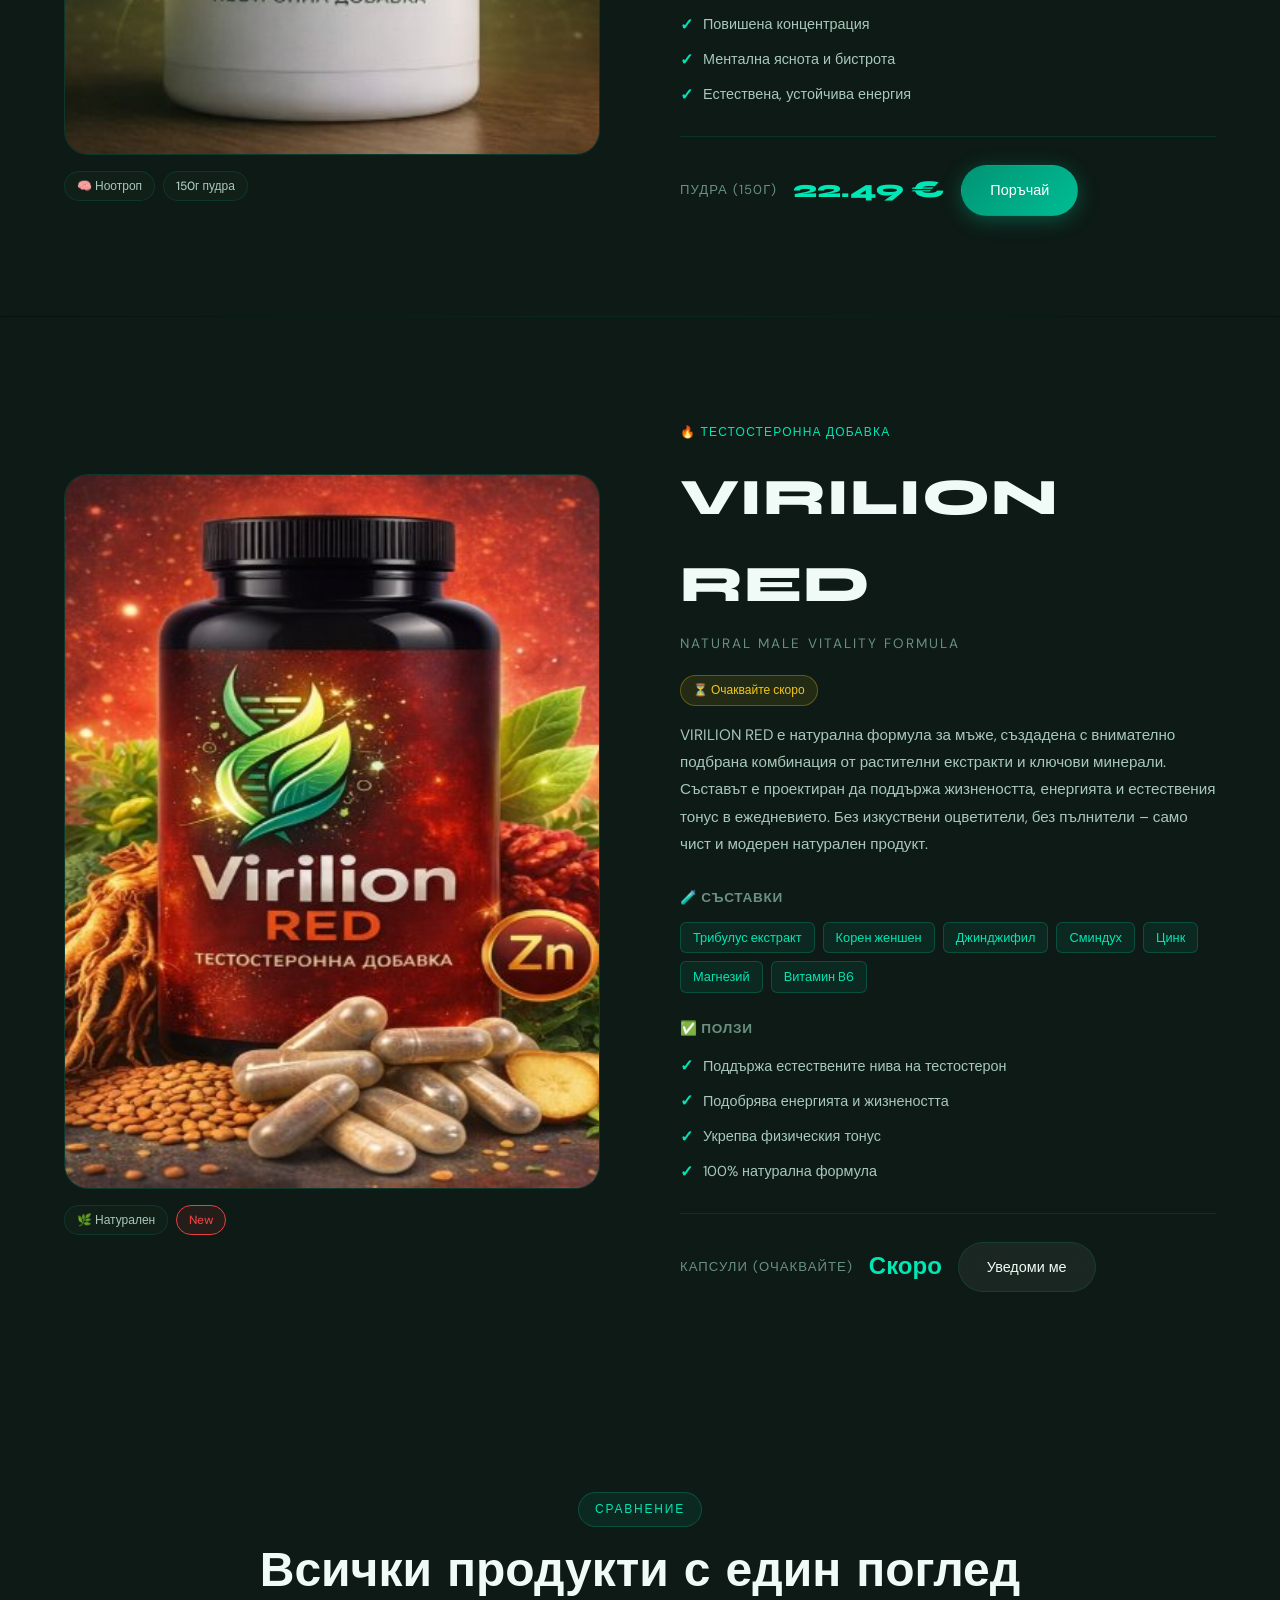
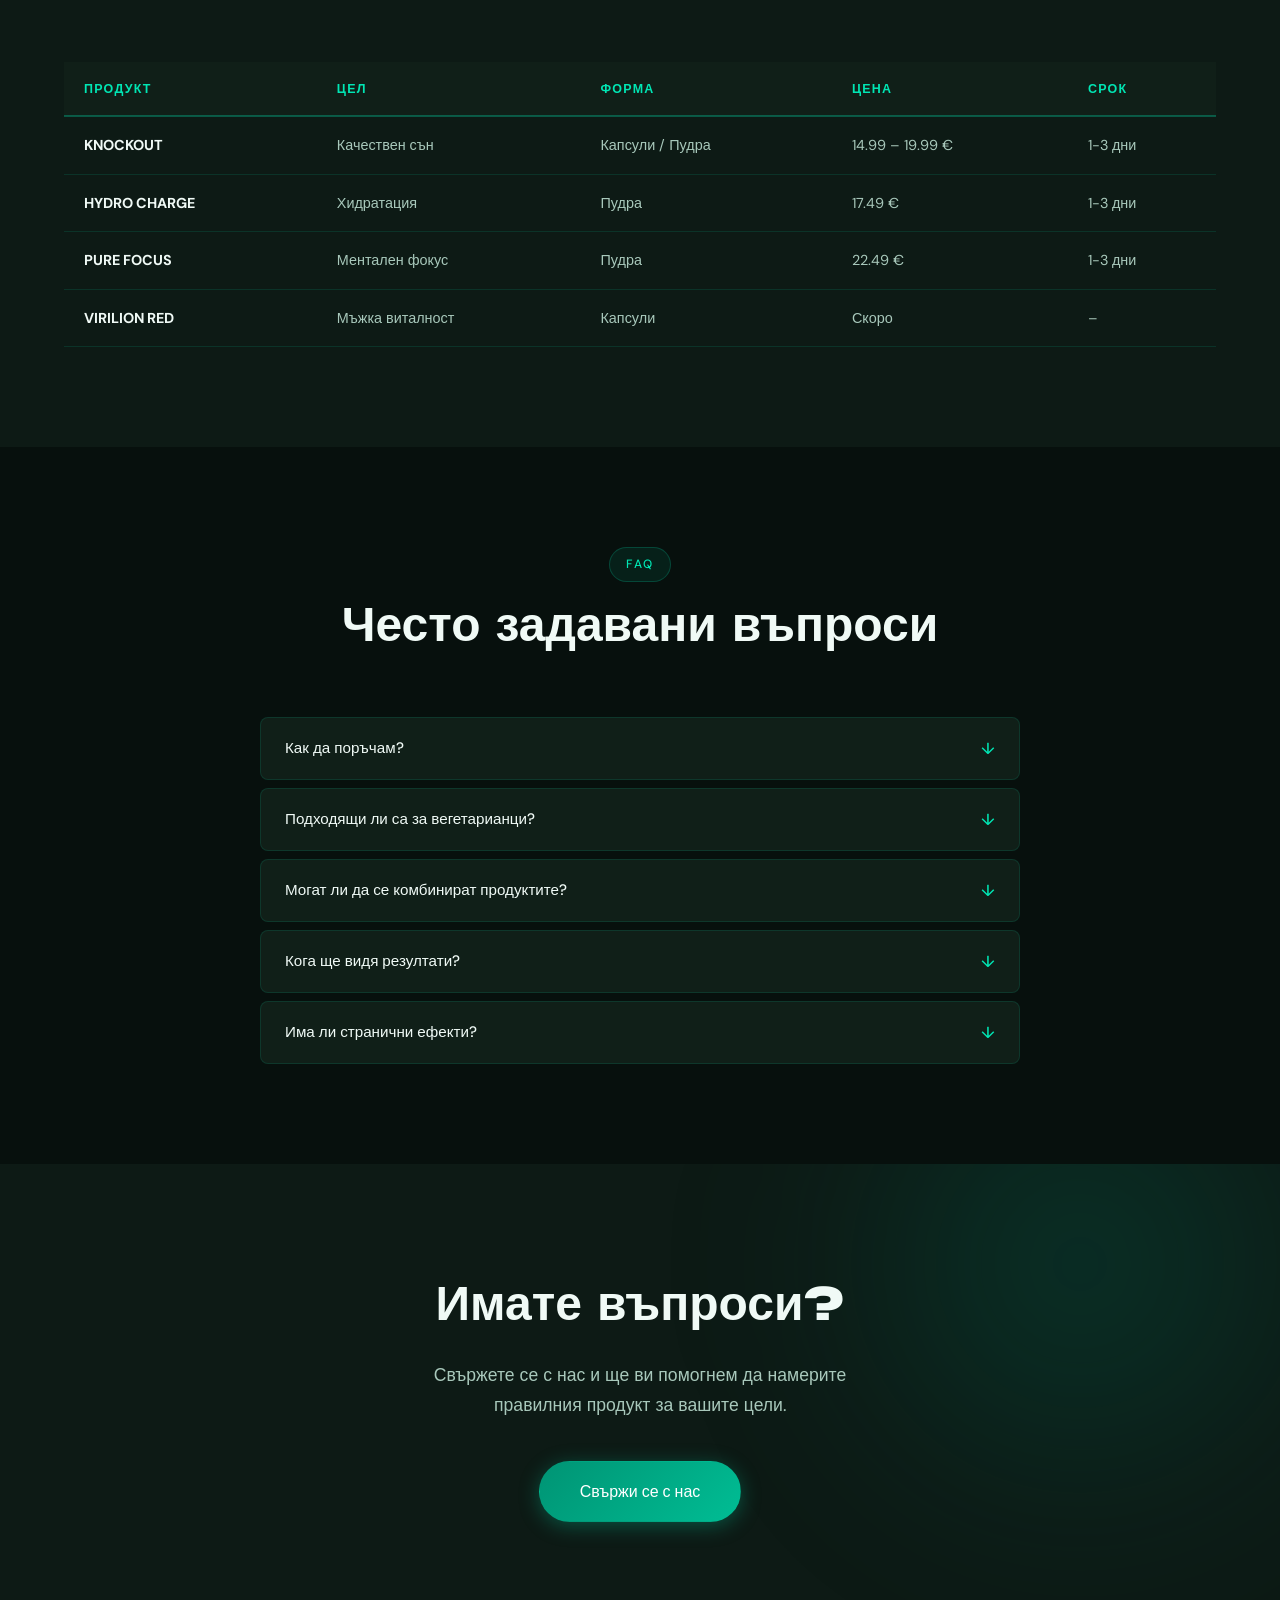
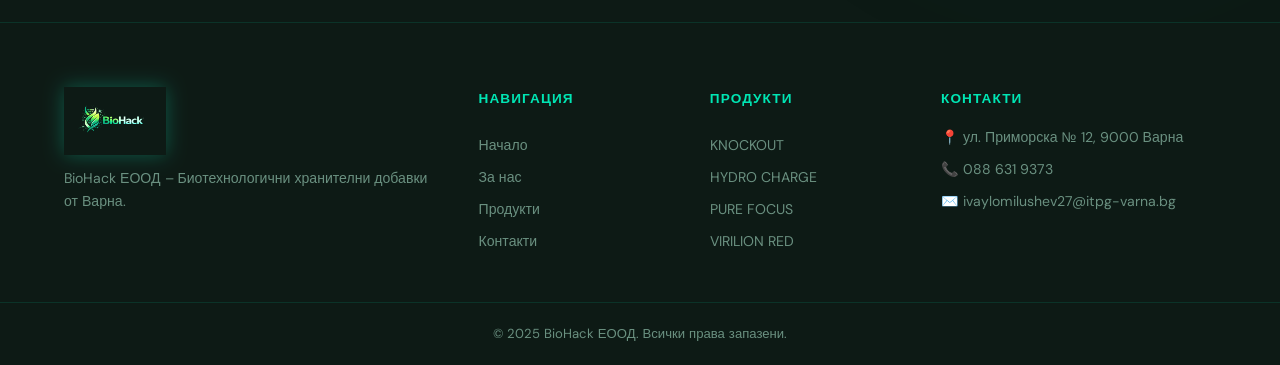
<file: biohack-website (2)/products.html>
<!DOCTYPE html>
<html lang="bg" data-theme="dark">
<head>
  <meta charset="UTF-8" />
  <meta name="viewport" content="width=device-width, initial-scale=1.0" />
  <meta name="description" content="Продуктите на BioHack – KNOCKOUT, HYDRO CHARGE, PURE FOCUS, VIRILION RED." />
  <title>Продукти – BioHack ЕООД</title>
  <link rel="stylesheet" href="style.css" />
  <link rel="preconnect" href="https://fonts.googleapis.com" />
  <link href="https://fonts.googleapis.com/css2?family=Syne:wght@400;600;700;800&family=DM+Sans:wght@300;400;500&display=swap" rel="stylesheet" />
</head>
<body>

<header class="header" id="header">
  <div class="container header-inner">
    <a href="index.html" class="logo">
      <img src="images/logo.png" alt="BioHack лого" class="logo-img" />
    </a>
    <nav class="nav" id="nav">
      <a href="index.html" class="nav-link">Начало</a>
      <a href="about.html" class="nav-link">За нас</a>
      <a href="products.html" class="nav-link active">Продукти</a>
      <a href="contact.html" class="nav-link">Контакти</a>
    </nav>
    <div class="header-actions">
      <button class="theme-toggle" id="themeToggle" aria-label="Смени тема">
        <span class="theme-icon">☀️</span>
      </button>
      <button class="hamburger" id="hamburger" aria-label="Меню">
        <span></span><span></span><span></span>
      </button>
    </div>
  </div>
</header>

<!-- PAGE HERO -->
<section class="page-hero">
  <div class="hero-bg">
    <div class="hero-orb hero-orb-1"></div>
    <div class="hero-orb hero-orb-2"></div>
    <div class="hero-grid"></div>
  </div>
  <div class="container page-hero-content">
    <span class="section-tag">Нашите формули</span>
    <h1 class="page-hero-title">Продукти <span class="gradient-text">BioHack</span></h1>
    <p>Четири прецизно разработени добавки за четири ключови цели.</p>
  </div>
</section>

<!-- FILTER TABS -->
<section class="section" style="padding-bottom:0">
  <div class="container">
    <div class="filter-tabs" id="filterTabs">
      <button class="filter-tab active" data-filter="all">Всички</button>
      <button class="filter-tab" data-filter="sleep">🛌 Сън</button>
      <button class="filter-tab" data-filter="hydration">💧 Хидратация</button>
      <button class="filter-tab" data-filter="focus">🧠 Фокус</button>
      <button class="filter-tab" data-filter="vitality">🔥 Виталност</button>
    </div>
  </div>
</section>

<!-- KNOCKOUT -->
<section class="section product-section" id="knockout" data-category="sleep">
  <div class="container">
    <div class="product-detail-grid">
      <div class="product-detail-img" data-aos>
        <div class="product-img-wrap">
          <img src="images/knockout.png" alt="KNOCKOUT Sleep Support" />
        </div>
        <div class="product-badges-row">
          <span class="badge-pill">🏆 Bestseller</span>
          <span class="badge-pill">60 капсули</span>
          <span class="badge-pill">200г пудра</span>
        </div>
      </div>
      <div class="product-detail-info" data-aos>
        <span class="product-category-tag">🛌 Добавка за сън</span>
        <h2 class="product-name">KNOCKOUT</h2>
        <p class="product-tagline">Sleep Support Formula</p>
        <p class="product-description">KNOCKOUT е разработена за хора, чийто сън е компрометиран от стрес, тревожност или модерния забързан начин на живот. Комбинацията от GABA, Magnesium Glycinate и L-Theanine работи синергично за успокояване на нервната система, ускоряване на заспиването и подобряване на качеството на дълбоката фаза на съня.</p>

        <div class="ingredients-block">
          <h4>🧪 Съставки</h4>
          <div class="ingredient-tags">
            <span class="ing-tag">GABA</span>
            <span class="ing-tag">Magnesium Glycinate</span>
            <span class="ing-tag">L-Theanine</span>
            <span class="ing-tag">Витамин B1</span>
            <span class="ing-tag">Витамин C</span>
          </div>
        </div>

        <div class="benefits-block">
          <h4>✅ Ползи</h4>
          <ul class="benefits-list">
            <li><span class="check">✓</span> Подобряване на качеството на съня</li>
            <li><span class="check">✓</span> Намаляване на стрес и тревожност</li>
            <li><span class="check">✓</span> Подпомагане на дълбока релаксация</li>
            <li><span class="check">✓</span> Укрепване на имунната система</li>
          </ul>
        </div>

        <div class="pricing-block">
          <div class="price-option">
            <div class="price-option-label">Капсули (60 бр.)</div>
            <div class="price-option-price">14.99 €</div>
            <a href="contact.html" class="btn btn-primary">Поръчай</a>
          </div>
          <div class="price-option">
            <div class="price-option-label">Пудра (200г)</div>
            <div class="price-option-price">19.99 €</div>
            <a href="contact.html" class="btn btn-outline">Поръчай</a>
          </div>
        </div>
      </div>
    </div>
  </div>
</section>

<div class="product-divider"></div>

<!-- HYDRO CHARGE -->
<section class="section product-section" id="hydro" data-category="hydration">
  <div class="container">
    <div class="product-detail-grid reverse">
      <div class="product-detail-info" data-aos>
        <span class="product-category-tag">💧 Електролитна добавка</span>
        <h2 class="product-name">HYDRO CHARGE</h2>
        <p class="product-tagline">Electrolyte Powder Formula</p>
        <p class="product-description">HYDRO CHARGE е прецизно балансирана електролитна формула, създадена за хора с активен начин на живот. Пет ключови минерала в оптимални съотношения осигуряват пълноценна хидратация, ускорено възстановяване след физическо усилие и поддържане на електролитния баланс.</p>

        <div class="ingredients-block">
          <h4>🧪 Съставки</h4>
          <div class="ingredient-tags">
            <span class="ing-tag">Натрий</span>
            <span class="ing-tag">Калий</span>
            <span class="ing-tag">Магнезий</span>
            <span class="ing-tag">Калций</span>
            <span class="ing-tag">Цинк</span>
          </div>
        </div>

        <div class="benefits-block">
          <h4>✅ Ползи</h4>
          <ul class="benefits-list">
            <li><span class="check">✓</span> Оптимална хидратация на организма</li>
            <li><span class="check">✓</span> Ускорено възстановяване след тренировка</li>
            <li><span class="check">✓</span> Подобрена енергия и издръжливост</li>
            <li><span class="check">✓</span> Баланс на електролитите</li>
          </ul>
        </div>

        <div class="pricing-block">
          <div class="price-option">
            <div class="price-option-label">Пудра (300г)</div>
            <div class="price-option-price">17.49 €</div>
            <a href="contact.html" class="btn btn-primary">Поръчай</a>
          </div>
        </div>
      </div>
      <div class="product-detail-img" data-aos>
        <div class="product-img-wrap hydro-wrap">
          <img src="images/hydro-charge.png" alt="HYDRO CHARGE Electrolyte Powder" />
        </div>
        <div class="product-badges-row">
          <span class="badge-pill">💧 Електролити</span>
          <span class="badge-pill">300г пудра</span>
        </div>
      </div>
    </div>
  </div>
</section>

<div class="product-divider"></div>

<!-- PURE FOCUS -->
<section class="section product-section" id="focus" data-category="focus">
  <div class="container">
    <div class="product-detail-grid">
      <div class="product-detail-img" data-aos>
        <div class="product-img-wrap">
          <img src="images/pure-focus.png" alt="PURE FOCUS Nootropic" />
        </div>
        <div class="product-badges-row">
          <span class="badge-pill">🧠 Ноотроп</span>
          <span class="badge-pill">150г пудра</span>
        </div>
      </div>
      <div class="product-detail-info" data-aos>
        <span class="product-category-tag">🧠 Ноотропна добавка</span>
        <h2 class="product-name">PURE FOCUS</h2>
        <p class="product-tagline">Nootropic Mental Performance Formula</p>
        <p class="product-description">PURE FOCUS е разработена за хора, които изискват максимална когнитивна производителност – студенти, предприемачи и всеки, чиято работа изисква дълги часове на концентрация. L-Tyrosine поддържа синтеза на допамин, докато натуралният кофеин от зелени кафени зърна осигурява чиста енергия без характерния срив.</p>

        <div class="ingredients-block">
          <h4>🧪 Съставки</h4>
          <div class="ingredient-tags">
            <span class="ing-tag">L-Tyrosine</span>
            <span class="ing-tag">Кофеин (зелено кафе)</span>
            <span class="ing-tag">Витамин B6</span>
            <span class="ing-tag">Витамин B12</span>
          </div>
        </div>

        <div class="benefits-block">
          <h4>✅ Ползи</h4>
          <ul class="benefits-list">
            <li><span class="check">✓</span> Подобрен ментален фокус</li>
            <li><span class="check">✓</span> Повишена концентрация</li>
            <li><span class="check">✓</span> Ментална яснота и бистрота</li>
            <li><span class="check">✓</span> Естествена, устойчива енергия</li>
          </ul>
        </div>

        <div class="pricing-block">
          <div class="price-option">
            <div class="price-option-label">Пудра (150г)</div>
            <div class="price-option-price">22.49 €</div>
            <a href="contact.html" class="btn btn-primary">Поръчай</a>
          </div>
        </div>
      </div>
    </div>
  </div>
</section>

<div class="product-divider"></div>

<!-- VIRILION RED -->
<section class="section product-section" id="virilion" data-category="vitality">
  <div class="container">
    <div class="product-detail-grid reverse">
      <div class="product-detail-info" data-aos>
        <span class="product-category-tag">🔥 Тестостеронна добавка</span>
        <h2 class="product-name">VIRILION RED</h2>
        <p class="product-tagline">Natural Male Vitality Formula</p>
        <div class="coming-soon-badge">⏳ Очаквайте скоро</div>
        <p class="product-description">VIRILION RED е натурална формула за мъже, създадена с внимателно подбрана комбинация от растителни екстракти и ключови минерали. Съставът е проектиран да поддържа жизнеността, енергията и естествения тонус в ежедневието. Без изкуствени оцветители, без пълнители – само чист и модерен натурален продукт.</p>

        <div class="ingredients-block">
          <h4>🧪 Съставки</h4>
          <div class="ingredient-tags">
            <span class="ing-tag">Трибулус екстракт</span>
            <span class="ing-tag">Корен женшен</span>
            <span class="ing-tag">Джинджифил</span>
            <span class="ing-tag">Сминдух</span>
            <span class="ing-tag">Цинк</span>
            <span class="ing-tag">Магнезий</span>
            <span class="ing-tag">Витамин B6</span>
          </div>
        </div>

        <div class="benefits-block">
          <h4>✅ Ползи</h4>
          <ul class="benefits-list">
            <li><span class="check">✓</span> Поддържа естествените нива на тестостерон</li>
            <li><span class="check">✓</span> Подобрява енергията и жизнеността</li>
            <li><span class="check">✓</span> Укрепва физическия тонус</li>
            <li><span class="check">✓</span> 100% натурална формула</li>
          </ul>
        </div>

        <div class="pricing-block">
          <div class="price-option">
            <div class="price-option-label">Капсули (очаквайте)</div>
            <div class="price-option-price">Скоро</div>
            <a href="contact.html" class="btn btn-ghost">Уведоми ме</a>
          </div>
        </div>
      </div>
      <div class="product-detail-img" data-aos>
        <div class="product-img-wrap virilion-wrap">
          <img src="images/virilion-red.png" alt="Virilion Red Testosterone Support" />
        </div>
        <div class="product-badges-row">
          <span class="badge-pill">🌿 Натурален</span>
          <span class="badge-pill badge-new">New</span>
        </div>
      </div>
    </div>
  </div>
</section>

<!-- COMPARISON TABLE -->
<section class="section comparison-section">
  <div class="container">
    <div class="section-header">
      <span class="section-tag">Сравнение</span>
      <h2 class="section-title">Всички продукти с един поглед</h2>
    </div>
    <div class="table-wrapper">
      <table class="comparison-table">
        <thead>
          <tr>
            <th>Продукт</th>
            <th>Цел</th>
            <th>Форма</th>
            <th>Цена</th>
            <th>Срок</th>
          </tr>
        </thead>
        <tbody>
          <tr>
            <td><strong>KNOCKOUT</strong></td>
            <td>Качествен сън</td>
            <td>Капсули / Пудра</td>
            <td>14.99 – 19.99 €</td>
            <td>1-3 дни</td>
          </tr>
          <tr>
            <td><strong>HYDRO CHARGE</strong></td>
            <td>Хидратация</td>
            <td>Пудра</td>
            <td>17.49 €</td>
            <td>1-3 дни</td>
          </tr>
          <tr>
            <td><strong>PURE FOCUS</strong></td>
            <td>Ментален фокус</td>
            <td>Пудра</td>
            <td>22.49 €</td>
            <td>1-3 дни</td>
          </tr>
          <tr>
            <td><strong>VIRILION RED</strong></td>
            <td>Мъжка виталност</td>
            <td>Капсули</td>
            <td>Скоро</td>
            <td>–</td>
          </tr>
        </tbody>
      </table>
    </div>
  </div>
</section>

<!-- FAQ -->
<section class="section faq-section">
  <div class="container">
    <div class="section-header">
      <span class="section-tag">FAQ</span>
      <h2 class="section-title">Често задавани въпроси</h2>
    </div>
    <div class="faq-list">
      <div class="faq-item">
        <button class="faq-question">Как да поръчам? <span class="faq-arrow">↓</span></button>
        <div class="faq-answer"><p>Можете да поръчате чрез нашата контактна форма или директно на телефон 088 631 9373. Доставяме в рамките на 1-3 работни дни.</p></div>
      </div>
      <div class="faq-item">
        <button class="faq-question">Подходящи ли са за вегетарианци? <span class="faq-arrow">↓</span></button>
        <div class="faq-answer"><p>Пудрените форми са изцяло вегетариански. При капсулите, моля консултирайте се с нас за конкретния продукт.</p></div>
      </div>
      <div class="faq-item">
        <button class="faq-question">Могат ли да се комбинират продуктите? <span class="faq-arrow">↓</span></button>
        <div class="faq-answer"><p>KNOCKOUT (вечер) и HYDRO CHARGE (сутрин/след тренировка) са перфектна комбинация. PURE FOCUS се приема преди работа или учене. При съмнения консултирайте се с лекар.</p></div>
      </div>
      <div class="faq-item">
        <button class="faq-question">Кога ще видя резултати? <span class="faq-arrow">↓</span></button>
        <div class="faq-answer"><p>KNOCKOUT и PURE FOCUS действат от първата употреба. HYDRO CHARGE показва разлика след 1-2 тренировки. За оптимални резултати препоръчваме 4-8 седмици редовна употреба.</p></div>
      </div>
      <div class="faq-item">
        <button class="faq-question">Има ли странични ефекти? <span class="faq-arrow">↓</span></button>
        <div class="faq-answer"><p>Формулите ни са разработени с безопасност като приоритет. При предписана медикация или заболяване, консултирайте се с лекар преди употреба.</p></div>
      </div>
    </div>
  </div>
</section>

<section class="cta-banner">
  <div class="cta-banner-bg"><div class="hero-orb hero-orb-1"></div></div>
  <div class="container cta-banner-inner">
    <h2>Имате въпроси?</h2>
    <p>Свържете се с нас и ще ви помогнем да намерите правилния продукт за вашите цели.</p>
    <a href="contact.html" class="btn btn-primary btn-lg">Свържи се с нас</a>
  </div>
</section>

<footer class="footer">
  <div class="container footer-inner">
    <div class="footer-brand">
      <img src="images/logo.png" alt="BioHack" class="footer-logo" />
      <p>BioHack ЕООД – Биотехнологични хранителни добавки от Варна.</p>
    </div>
    <div class="footer-links">
      <h5>Навигация</h5>
      <a href="index.html">Начало</a>
      <a href="about.html">За нас</a>
      <a href="products.html">Продукти</a>
      <a href="contact.html">Контакти</a>
    </div>
    <div class="footer-links">
      <h5>Продукти</h5>
      <a href="products.html#knockout">KNOCKOUT</a>
      <a href="products.html#hydro">HYDRO CHARGE</a>
      <a href="products.html#focus">PURE FOCUS</a>
      <a href="products.html#virilion">VIRILION RED</a>
    </div>
    <div class="footer-contact">
      <h5>Контакти</h5>
      <p>📍 ул. Приморска № 12, 9000 Варна</p>
      <p>📞 088 631 9373</p>
      <p>✉️ ivaylomilushev27@itpg-varna.bg</p>
    </div>
  </div>
  <div class="footer-bottom">
    <p>© 2025 BioHack ЕООД. Всички права запазени.</p>
  </div>
</footer>

<button class="back-top" id="backTop" aria-label="Нагоре">↑</button>
<script src="script.js"></script>
</body>
</html>
</file>
<file: biohack-website (2)/style.css>
/* ============================================
   BioHack ЕООД – style.css
   Premium Supplement Brand Website
   ============================================ */

/* ---- IMPORTS & RESET ---- */
@import url('https://fonts.googleapis.com/css2?family=Syne:wght@400;600;700;800&family=DM+Sans:wght@300;400;500&display=swap');

*, *::before, *::after { box-sizing: border-box; margin: 0; padding: 0; }
html { scroll-behavior: smooth; font-size: 16px; }
img { max-width: 100%; display: block; }
a { text-decoration: none; }
ul { list-style: none; }
button { cursor: pointer; border: none; background: none; }

/* ---- CSS VARIABLES (DARK THEME) ---- */
:root {
  --bg:           #07100d;
  --bg-2:         #0d1a15;
  --bg-card:      #101f18;
  --bg-card-2:    #142218;
  --border:       rgba(0,230,180,0.12);
  --border-hover: rgba(0,230,180,0.3);

  --green-1:  #006650;  /* darkest */
  --green-2:  #004234;  /* very dark */
  --green-3:  #009474;  /* mid */
  --green-4:  #00BD94;  /* bright */
  --green-5:  #00E6B4;  /* accent */

  --text-1:   #f0faf6;
  --text-2:   #a8c8bb;
  --text-3:   #6a9080;

  --red:      #e84040;

  --shadow:   0 8px 40px rgba(0,0,0,0.5);
  --shadow-card: 0 4px 24px rgba(0,0,0,0.4);
  --shadow-green: 0 0 40px rgba(0,189,148,0.15);

  --radius:   16px;
  --radius-sm: 8px;
  --radius-lg: 24px;

  --font-display: 'Syne', sans-serif;
  --font-body:    'DM Sans', sans-serif;

  --transition: 0.3s cubic-bezier(0.4,0,0.2,1);
}

/* LIGHT THEME */
[data-theme="light"] {
  --bg:        #f0faf6;
  --bg-2:      #e4f4ec;
  --bg-card:   #ffffff;
  --bg-card-2: #f4fbf7;
  --border:    rgba(0,100,80,0.12);
  --border-hover: rgba(0,100,80,0.3);
  --text-1:    #071a12;
  --text-2:    #2d5a45;
  --text-3:    #5a8070;
  --shadow:    0 8px 40px rgba(0,80,60,0.10);
  --shadow-card: 0 4px 24px rgba(0,80,60,0.08);
  --shadow-green: 0 0 40px rgba(0,189,148,0.12);
}

/* ---- BASE ---- */
body {
  font-family: var(--font-body);
  background: var(--bg);
  color: var(--text-1);
  min-height: 100vh;
  line-height: 1.7;
  transition: background var(--transition), color var(--transition);
  overflow-x: hidden;
}

.container {
  max-width: 1200px;
  margin: 0 auto;
  padding: 0 24px;
}

.section {
  padding: 100px 0;
}

.section-header {
  text-align: center;
  margin-bottom: 64px;
}

.section-tag {
  display: inline-block;
  font-family: var(--font-body);
  font-size: 0.75rem;
  font-weight: 500;
  letter-spacing: 0.15em;
  text-transform: uppercase;
  color: var(--green-5);
  background: rgba(0,230,180,0.08);
  border: 1px solid rgba(0,230,180,0.2);
  padding: 6px 16px;
  border-radius: 100px;
  margin-bottom: 16px;
}

.section-title {
  font-family: var(--font-display);
  font-size: clamp(2rem, 4vw, 3rem);
  font-weight: 800;
  color: var(--text-1);
  line-height: 1.15;
}

.gradient-text {
  background: linear-gradient(135deg, var(--green-5) 0%, var(--green-4) 50%, var(--green-3) 100%);
  -webkit-background-clip: text;
  -webkit-text-fill-color: transparent;
  background-clip: text;
}

/* ---- BUTTONS ---- */
.btn {
  display: inline-flex;
  align-items: center;
  gap: 8px;
  font-family: var(--font-body);
  font-size: 0.9rem;
  font-weight: 500;
  padding: 12px 28px;
  border-radius: 100px;
  border: 1px solid transparent;
  transition: all var(--transition);
  white-space: nowrap;
}

.btn-primary {
  background: linear-gradient(135deg, var(--green-3), var(--green-4));
  color: #fff;
  box-shadow: 0 4px 20px rgba(0,189,148,0.35);
}
.btn-primary:hover {
  transform: translateY(-2px);
  box-shadow: 0 8px 30px rgba(0,189,148,0.5);
  background: linear-gradient(135deg, var(--green-4), var(--green-5));
}

.btn-outline {
  background: transparent;
  color: var(--green-5);
  border-color: var(--green-5);
}
.btn-outline:hover {
  background: rgba(0,230,180,0.1);
  transform: translateY(-2px);
}

.btn-ghost {
  background: rgba(255,255,255,0.06);
  color: var(--text-1);
  border-color: var(--border);
  backdrop-filter: blur(10px);
}
.btn-ghost:hover {
  background: rgba(255,255,255,0.12);
  border-color: var(--border-hover);
  transform: translateY(-2px);
}

.btn-sm { padding: 8px 18px; font-size: 0.82rem; }
.btn-lg { padding: 16px 40px; font-size: 1rem; }
.btn-full { width: 100%; justify-content: center; }

/* ---- HEADER ---- */
.header {
  position: fixed;
  top: 0; left: 0; right: 0;
  z-index: 1000;
  background: rgba(7,16,13,0.85);
  backdrop-filter: blur(20px);
  border-bottom: 1px solid var(--border);
  transition: all var(--transition);
}
[data-theme="light"] .header {
  background: rgba(240,250,246,0.85);
}

.header.scrolled {
  box-shadow: 0 4px 30px rgba(0,0,0,0.3);
}

.header-inner {
  display: flex;
  align-items: center;
  justify-content: space-between;
  height: 80px;
  gap: 32px;
}

.logo { display: flex; align-items: center; }
.logo-img {
  height: 68px;
  width: auto;
  object-fit: contain;
  mix-blend-mode: screen;
  filter: drop-shadow(0 0 12px rgba(0,230,180,0.4)) brightness(1.1);
  transition: filter var(--transition);
}
.logo:hover .logo-img {
  filter: drop-shadow(0 0 22px rgba(0,230,180,0.7)) brightness(1.2);
}
[data-theme="light"] .logo-img {
  mix-blend-mode: normal;
  background: transparent;
  border-radius: 8px;
  filter: drop-shadow(0 0 8px rgba(0,148,116,0.3));
}

.nav {
  display: flex;
  align-items: center;
  gap: 8px;
}

.nav-link {
  font-family: var(--font-body);
  font-size: 0.9rem;
  font-weight: 500;
  color: var(--text-2);
  padding: 8px 16px;
  border-radius: 100px;
  border: 1px solid transparent;
  transition: all var(--transition);
}
.nav-link:hover, .nav-link.active {
  color: var(--green-5);
  background: rgba(0,230,180,0.08);
  border-color: rgba(0,230,180,0.2);
}

.header-actions {
  display: flex;
  align-items: center;
  gap: 12px;
}

.theme-toggle {
  width: 40px; height: 40px;
  border-radius: 50%;
  background: var(--bg-card);
  border: 1px solid var(--border);
  display: flex; align-items: center; justify-content: center;
  font-size: 1.1rem;
  transition: all var(--transition);
}
.theme-toggle:hover {
  border-color: var(--border-hover);
  transform: rotate(20deg);
}

.hamburger {
  display: none;
  flex-direction: column;
  gap: 5px;
  padding: 8px;
  border-radius: 8px;
  border: 1px solid var(--border);
  background: var(--bg-card);
}
.hamburger span {
  width: 20px; height: 2px;
  background: var(--text-1);
  border-radius: 2px;
  transition: all var(--transition);
  display: block;
}
.hamburger.open span:nth-child(1) { transform: rotate(45deg) translate(5px,5px); }
.hamburger.open span:nth-child(2) { opacity: 0; }
.hamburger.open span:nth-child(3) { transform: rotate(-45deg) translate(5px,-5px); }

/* ---- HERO ---- */
.hero {
  position: relative;
  min-height: 100vh;
  display: flex;
  align-items: center;
  overflow: hidden;
  padding-top: 80px;
}

.hero-bg {
  position: absolute;
  inset: 0;
  pointer-events: none;
}

.hero-orb {
  position: absolute;
  border-radius: 50%;
  filter: blur(80px);
  animation: orbFloat 8s ease-in-out infinite;
}
.hero-orb-1 {
  width: 600px; height: 600px;
  background: radial-gradient(circle, rgba(0,100,80,0.35) 0%, transparent 70%);
  top: -200px; right: -100px;
  animation-delay: 0s;
}
.hero-orb-2 {
  width: 400px; height: 400px;
  background: radial-gradient(circle, rgba(0,66,52,0.25) 0%, transparent 70%);
  bottom: -100px; left: -100px;
  animation-delay: 3s;
}

@keyframes orbFloat {
  0%, 100% { transform: translateY(0) scale(1); }
  50% { transform: translateY(-30px) scale(1.05); }
}

.hero-grid {
  position: absolute;
  inset: 0;
  background-image:
    linear-gradient(rgba(0,189,148,0.04) 1px, transparent 1px),
    linear-gradient(90deg, rgba(0,189,148,0.04) 1px, transparent 1px);
  background-size: 60px 60px;
  mask-image: radial-gradient(ellipse at center, black 30%, transparent 80%);
}

.hero-content {
  position: relative;
  z-index: 1;
  padding: 80px 0;
  max-width: 860px;
}

.hero-badge {
  display: inline-flex;
  align-items: center;
  gap: 8px;
  font-size: 0.78rem;
  font-weight: 500;
  letter-spacing: 0.08em;
  text-transform: uppercase;
  color: var(--green-5);
  background: rgba(0,230,180,0.08);
  border: 1px solid rgba(0,230,180,0.2);
  padding: 8px 20px;
  border-radius: 100px;
  margin-bottom: 28px;
  animation: fadeUp 0.8s ease both;
}

.hero-title {
  font-family: var(--font-display);
  font-size: clamp(3rem, 6vw, 5.5rem);
  font-weight: 800;
  line-height: 1.05;
  color: var(--text-1);
  margin-bottom: 24px;
  animation: fadeUp 0.8s 0.1s ease both;
}

.hero-subtitle {
  font-size: 1.15rem;
  color: var(--text-2);
  line-height: 1.7;
  margin-bottom: 40px;
  max-width: 560px;
  animation: fadeUp 0.8s 0.2s ease both;
}

.hero-cta {
  display: flex;
  gap: 16px;
  flex-wrap: wrap;
  margin-bottom: 60px;
  animation: fadeUp 0.8s 0.3s ease both;
}

.hero-stats {
  display: grid;
  grid-template-columns: repeat(3, auto);
  align-items: center;
  gap: 0;
  animation: fadeUp 0.8s 0.4s ease both;
  width: fit-content;
}

.stat-item {
  text-align: center;
  padding: 16px 36px;
  border: 1px solid var(--border);
  border-radius: 0;
  background: rgba(0,230,180,0.03);
}
.stat-item:first-child  { border-radius: 16px 0 0 16px; }
.stat-item:last-child   { border-radius: 0 16px 16px 0; }
.stat-item:not(:last-child) { border-right: none; }

.stat-number {
  display: block;
  font-family: var(--font-display);
  font-size: 2rem;
  font-weight: 800;
  color: var(--green-5);
  line-height: 1;
  margin-bottom: 6px;
}
.stat-label {
  font-size: 0.7rem;
  color: var(--text-3);
  text-transform: uppercase;
  letter-spacing: 0.06em;
  line-height: 1.3;
  display: block;
  white-space: nowrap;
}
.stat-divider { display: none; }

.hero-scroll-hint {
  position: absolute;
  bottom: 32px; left: 50%;
  transform: translateX(-50%);
  display: flex;
  flex-direction: column;
  align-items: center;
  gap: 8px;
  font-size: 0.72rem;
  letter-spacing: 0.1em;
  text-transform: uppercase;
  color: var(--text-3);
  animation: fadeIn 1.5s 1s both;
}
.scroll-line {
  width: 1px;
  height: 40px;
  background: linear-gradient(var(--green-5), transparent);
  animation: scrollPulse 2s ease infinite;
}

@keyframes scrollPulse {
  0%, 100% { opacity: 1; transform: scaleY(1); }
  50% { opacity: 0.4; transform: scaleY(0.7); }
}

/* ---- PAGE HERO ---- */
.page-hero {
  position: relative;
  padding: 150px 0 80px;
  overflow: hidden;
  text-align: center;
}
.page-hero-content {
  position: relative;
  z-index: 1;
}
.page-hero-title {
  font-family: var(--font-display);
  font-size: clamp(2.5rem, 5vw, 4rem);
  font-weight: 800;
  color: var(--text-1);
  margin-bottom: 16px;
  line-height: 1.1;
}
.page-hero p {
  color: var(--text-2);
  font-size: 1.1rem;
  max-width: 500px;
  margin: 0 auto;
}

/* ---- PRODUCTS GRID (HOME) ---- */
.products-grid {
  display: grid;
  grid-template-columns: repeat(4, 1fr);
  gap: 24px;
  margin-bottom: 48px;
}

.product-card {
  background: var(--bg-card);
  border: 1px solid var(--border);
  border-radius: var(--radius);
  overflow: hidden;
  transition: all var(--transition);
  position: relative;
}
.product-card:hover {
  transform: translateY(-6px);
  border-color: var(--border-hover);
  box-shadow: var(--shadow-green);
}

.product-card-img {
  position: relative;
  aspect-ratio: 3/4;
  overflow: hidden;
  background: var(--bg-2);
  display: flex;
  align-items: center;
  justify-content: center;
}
.product-card-img img {
  width: 88%;
  height: 88%;
  object-fit: contain;
  object-position: center center;
  display: block;
  margin: auto;
  transition: transform 0.5s ease;
}
.product-card:hover .product-card-img img {
  transform: scale(1.06);
}

.product-card-badge {
  position: absolute;
  top: 12px; right: 12px;
  font-size: 0.72rem;
  font-weight: 600;
  text-transform: uppercase;
  letter-spacing: 0.08em;
  color: #fff;
  background: linear-gradient(135deg, var(--green-3), var(--green-4));
  padding: 4px 10px;
  border-radius: 100px;
}
.badge-red { background: linear-gradient(135deg, #c0392b, var(--red)) !important; }

.product-card-body {
  padding: 20px;
}
.product-tag {
  font-size: 0.75rem;
  color: var(--green-5);
  font-weight: 500;
  letter-spacing: 0.05em;
  display: block;
  margin-bottom: 6px;
}
.product-card-body h3 {
  font-family: var(--font-display);
  font-size: 1.3rem;
  font-weight: 800;
  color: var(--text-1);
  margin-bottom: 8px;
  letter-spacing: 0.03em;
}
.product-card-body p {
  font-size: 0.85rem;
  color: var(--text-2);
  line-height: 1.6;
  margin-bottom: 16px;
}
.product-price-row {
  display: flex;
  align-items: center;
  justify-content: space-between;
}
.price {
  font-family: var(--font-display);
  font-size: 1.05rem;
  font-weight: 700;
  color: var(--green-5);
}

.center-btn { text-align: center; }

/* ---- WHY SECTION ---- */
.why-section { background: var(--bg-2); }

.why-grid {
  display: grid;
  grid-template-columns: 1fr 1fr;
  gap: 80px;
  align-items: center;
}

.why-desc {
  color: var(--text-2);
  margin: 20px 0 24px;
  font-size: 1.05rem;
  line-height: 1.8;
}

.why-list {
  margin-bottom: 32px;
}
.why-list li {
  display: flex;
  align-items: center;
  gap: 12px;
  color: var(--text-1);
  font-size: 0.95rem;
  padding: 8px 0;
  border-bottom: 1px solid var(--border);
}
.check {
  color: var(--green-5);
  font-weight: 700;
  font-size: 1rem;
  flex-shrink: 0;
}

.why-features {
  display: grid;
  grid-template-columns: 1fr 1fr;
  gap: 16px;
}

.feature-card {
  background: var(--bg-card);
  border: 1px solid var(--border);
  border-radius: var(--radius);
  padding: 24px;
  transition: all var(--transition);
}
.feature-card:hover {
  border-color: var(--border-hover);
  transform: translateY(-3px);
  box-shadow: var(--shadow-card);
}
.feature-icon {
  font-size: 1.8rem;
  margin-bottom: 12px;
}
.feature-card h4 {
  font-family: var(--font-display);
  font-size: 0.95rem;
  font-weight: 700;
  color: var(--text-1);
  margin-bottom: 6px;
}
.feature-card p {
  font-size: 0.82rem;
  color: var(--text-2);
  line-height: 1.6;
}

/* ---- TESTIMONIALS ---- */
.testimonials-grid {
  display: grid;
  grid-template-columns: repeat(3, 1fr);
  gap: 24px;
}

.testimonial-card {
  background: var(--bg-card);
  border: 1px solid var(--border);
  border-radius: var(--radius);
  padding: 32px;
  transition: all var(--transition);
}
.testimonial-card:hover {
  border-color: var(--border-hover);
  transform: translateY(-4px);
}
.stars { color: #f5c518; font-size: 1rem; margin-bottom: 16px; }
.testimonial-card p {
  color: var(--text-2);
  font-size: 0.93rem;
  line-height: 1.7;
  font-style: italic;
  margin-bottom: 20px;
}
.testimonial-author {
  display: flex;
  align-items: center;
  gap: 12px;
}
.author-avatar {
  width: 42px; height: 42px;
  border-radius: 50%;
  background: linear-gradient(135deg, var(--green-2), var(--green-3));
  display: flex; align-items: center; justify-content: center;
  font-family: var(--font-display);
  font-weight: 800;
  font-size: 0.85rem;
  color: var(--green-5);
  border: 1px solid var(--border-hover);
}
.testimonial-author strong { font-size: 0.9rem; color: var(--text-1); display: block; }
.testimonial-author small { font-size: 0.78rem; color: var(--text-3); }

/* ---- CTA BANNER ---- */
.cta-banner {
  position: relative;
  padding: 100px 0;
  text-align: center;
  overflow: hidden;
  background: var(--bg-2);
}
.cta-banner-bg {
  position: absolute;
  inset: 0;
  pointer-events: none;
}
.cta-banner-inner {
  position: relative;
  z-index: 1;
}
.cta-banner h2 {
  font-family: var(--font-display);
  font-size: clamp(2rem, 4vw, 3rem);
  font-weight: 800;
  color: var(--text-1);
  margin-bottom: 16px;
}
.cta-banner p {
  color: var(--text-2);
  font-size: 1.1rem;
  margin-bottom: 40px;
  max-width: 500px;
  margin-left: auto;
  margin-right: auto;
}

/* ---- FOOTER ---- */
.footer {
  background: var(--bg-2);
  border-top: 1px solid var(--border);
  padding: 64px 0 0;
}
.footer-inner {
  display: grid;
  grid-template-columns: 2fr 1fr 1fr 1.5fr;
  gap: 48px;
  padding-bottom: 48px;
}
.footer-logo {
  height: 68px;
  width: auto;
  margin-bottom: 12px;
  mix-blend-mode: screen;
  filter: brightness(1.1) drop-shadow(0 0 10px rgba(0,230,180,0.3));
}
[data-theme="light"] .footer-logo {
  mix-blend-mode: normal;
  border-radius: 8px;
  filter: none;
}
.footer-brand p { color: var(--text-3); font-size: 0.88rem; line-height: 1.6; }
.footer-links h5,
.footer-contact h5 {
  font-family: var(--font-display);
  font-size: 0.85rem;
  font-weight: 700;
  letter-spacing: 0.08em;
  text-transform: uppercase;
  color: var(--green-5);
  margin-bottom: 16px;
}
.footer-links { display: flex; flex-direction: column; gap: 8px; }
.footer-links a {
  color: var(--text-3);
  font-size: 0.88rem;
  transition: color var(--transition);
}
.footer-links a:hover { color: var(--green-5); }
.footer-contact p {
  color: var(--text-3);
  font-size: 0.88rem;
  margin-bottom: 8px;
}
.footer-bottom {
  border-top: 1px solid var(--border);
  padding: 20px 0;
  text-align: center;
}
.footer-bottom p {
  color: var(--text-3);
  font-size: 0.82rem;
}

/* ---- ABOUT PAGE ---- */
.about-story-grid {
  display: grid;
  grid-template-columns: 1fr 1fr;
  gap: 80px;
  align-items: center;
}
.about-story-text .section-title { text-align: left; }
.about-story-text p {
  color: var(--text-2);
  margin-bottom: 16px;
  line-height: 1.8;
}
.about-story-visual {
  display: grid;
  grid-template-columns: 1fr 1fr;
  gap: 16px;
}
.story-stat-card {
  background: var(--bg-card);
  border: 1px solid var(--border);
  border-radius: var(--radius);
  padding: 28px 20px;
  text-align: center;
  display: flex;
  flex-direction: column;
  gap: 8px;
  transition: all var(--transition);
}
.story-stat-card:hover {
  border-color: var(--border-hover);
  box-shadow: var(--shadow-green);
}
.big-num {
  font-family: var(--font-display);
  font-size: 2.2rem;
  font-weight: 800;
  color: var(--green-5);
}
.story-stat-card span:last-child {
  font-size: 0.78rem;
  color: var(--text-3);
  text-transform: uppercase;
  letter-spacing: 0.05em;
}

/* MVV */
.mvv-section { background: var(--bg-2); }
.mvv-grid {
  display: grid;
  grid-template-columns: repeat(3, 1fr);
  gap: 24px;
}
.mvv-card {
  background: var(--bg-card);
  border: 1px solid var(--border);
  border-radius: var(--radius);
  padding: 40px 32px;
  transition: all var(--transition);
}
.mvv-card:hover {
  border-color: var(--border-hover);
  transform: translateY(-4px);
}
.mvv-icon { font-size: 2.5rem; margin-bottom: 16px; }
.mvv-card h3 {
  font-family: var(--font-display);
  font-size: 1.3rem;
  font-weight: 700;
  color: var(--text-1);
  margin-bottom: 12px;
}
.mvv-card p, .mvv-card li {
  color: var(--text-2);
  font-size: 0.92rem;
  line-height: 1.7;
}
.mvv-card ul li { padding: 4px 0; }

/* TIMELINE */
.timeline {
  position: relative;
  max-width: 700px;
  margin: 0 auto;
  padding-left: 40px;
}
.timeline::before {
  content: '';
  position: absolute;
  left: 10px; top: 0; bottom: 0;
  width: 2px;
  background: linear-gradient(var(--green-5), transparent);
}
.timeline-item {
  position: relative;
  margin-bottom: 40px;
}
.timeline-dot {
  position: absolute;
  left: -34px; top: 6px;
  width: 12px; height: 12px;
  border-radius: 50%;
  background: var(--green-5);
  box-shadow: 0 0 12px rgba(0,230,180,0.5);
}
.timeline-year {
  font-size: 0.78rem;
  font-weight: 600;
  letter-spacing: 0.08em;
  text-transform: uppercase;
  color: var(--green-5);
  display: block;
  margin-bottom: 4px;
}
.timeline-content h4 {
  font-family: var(--font-display);
  font-size: 1.1rem;
  font-weight: 700;
  color: var(--text-1);
  margin-bottom: 6px;
}
.timeline-content p {
  color: var(--text-2);
  font-size: 0.9rem;
}

/* TEAM */
.team-section { background: var(--bg-2); }
.team-grid {
  display: grid;
  grid-template-columns: repeat(3, 1fr);
  gap: 24px;
}
.team-card {
  background: var(--bg-card);
  border: 1px solid var(--border);
  border-radius: var(--radius);
  padding: 40px 32px;
  text-align: center;
  transition: all var(--transition);
}
.team-card:hover {
  border-color: var(--border-hover);
  transform: translateY(-4px);
}
.team-avatar {
  width: 72px; height: 72px;
  border-radius: 50%;
  background: linear-gradient(135deg, var(--green-2), var(--green-3));
  display: flex; align-items: center; justify-content: center;
  font-family: var(--font-display);
  font-size: 1rem;
  font-weight: 800;
  color: var(--green-5);
  border: 2px solid var(--border-hover);
  margin: 0 auto 20px;
}
.team-card h4 {
  font-family: var(--font-display);
  font-size: 1.1rem;
  font-weight: 700;
  color: var(--text-1);
  margin-bottom: 4px;
}
.team-role {
  font-size: 0.78rem;
  color: var(--green-5);
  text-transform: uppercase;
  letter-spacing: 0.08em;
  display: block;
  margin-bottom: 12px;
}
.team-card p { color: var(--text-2); font-size: 0.88rem; line-height: 1.6; }

/* ADVANTAGES */
.advantages-grid {
  display: grid;
  grid-template-columns: repeat(2, 1fr);
  gap: 16px;
}
.advantage-item {
  display: flex;
  align-items: flex-start;
  gap: 16px;
  background: var(--bg-card);
  border: 1px solid var(--border);
  border-radius: var(--radius-sm);
  padding: 20px;
  transition: all var(--transition);
}
.advantage-item:hover {
  border-color: var(--border-hover);
}
.advantage-item .check { font-size: 1.1rem; margin-top: 2px; }
.advantage-item div { color: var(--text-2); font-size: 0.9rem; line-height: 1.6; }
.advantage-item strong { color: var(--text-1); }

/* ---- PRODUCTS PAGE ---- */
.filter-tabs {
  display: flex;
  gap: 8px;
  flex-wrap: wrap;
  justify-content: center;
  margin-bottom: 0;
}
.filter-tab {
  font-family: var(--font-body);
  font-size: 0.85rem;
  font-weight: 500;
  color: var(--text-2);
  background: var(--bg-card);
  border: 1px solid var(--border);
  padding: 10px 22px;
  border-radius: 100px;
  transition: all var(--transition);
}
.filter-tab:hover, .filter-tab.active {
  color: var(--green-5);
  border-color: var(--green-5);
  background: rgba(0,230,180,0.08);
}

.product-section { scroll-margin-top: 80px; }
.product-section:nth-child(even) { background: var(--bg-2); }

.product-detail-grid {
  display: grid;
  grid-template-columns: 1fr 1fr;
  gap: 80px;
  align-items: center;
}
.product-detail-grid.reverse > *:first-child { order: 1; }
.product-detail-grid.reverse > *:last-child { order: -1; }

.product-img-wrap {
  border-radius: var(--radius-lg);
  overflow: hidden;
  background: var(--bg-card);
  border: 1px solid var(--border);
  aspect-ratio: 3/4;
  display: flex; align-items: center; justify-content: center;
  transition: all var(--transition);
}
.product-img-wrap:hover {
  border-color: var(--border-hover);
  box-shadow: var(--shadow-green);
}
.product-img-wrap img {
  width: 100%;
  height: 100%;
  object-fit: cover;
  object-position: center top;
}
.hydro-wrap img { object-position: center; }
.virilion-wrap img { object-position: center top; }

.product-badges-row {
  display: flex;
  gap: 8px;
  flex-wrap: wrap;
  margin-top: 16px;
}
.badge-pill {
  font-size: 0.75rem;
  font-weight: 500;
  color: var(--text-2);
  background: var(--bg-card);
  border: 1px solid var(--border);
  padding: 4px 12px;
  border-radius: 100px;
}
.badge-new {
  color: var(--red);
  border-color: var(--red);
  background: rgba(232,64,64,0.1);
}

.product-category-tag {
  display: inline-block;
  font-size: 0.75rem;
  font-weight: 500;
  letter-spacing: 0.1em;
  text-transform: uppercase;
  color: var(--green-5);
  margin-bottom: 12px;
}
.product-name {
  font-family: var(--font-display);
  font-size: clamp(2.5rem, 4vw, 3.5rem);
  font-weight: 800;
  color: var(--text-1);
  letter-spacing: 0.02em;
  margin-bottom: 4px;
}
.product-tagline {
  font-size: 0.85rem;
  letter-spacing: 0.15em;
  text-transform: uppercase;
  color: var(--text-3);
  margin-bottom: 20px;
}
.product-description {
  color: var(--text-2);
  font-size: 0.95rem;
  line-height: 1.8;
  margin-bottom: 28px;
}

.ingredients-block,
.benefits-block {
  margin-bottom: 24px;
}
.ingredients-block h4,
.benefits-block h4 {
  font-family: var(--font-display);
  font-size: 0.85rem;
  font-weight: 700;
  letter-spacing: 0.05em;
  color: var(--text-3);
  text-transform: uppercase;
  margin-bottom: 12px;
}
.ingredient-tags {
  display: flex;
  flex-wrap: wrap;
  gap: 8px;
}
.ing-tag {
  font-size: 0.8rem;
  color: var(--green-5);
  background: rgba(0,230,180,0.08);
  border: 1px solid rgba(0,230,180,0.2);
  padding: 4px 12px;
  border-radius: 6px;
}
.benefits-list { display: flex; flex-direction: column; gap: 8px; }
.benefits-list li {
  display: flex;
  align-items: center;
  gap: 10px;
  color: var(--text-2);
  font-size: 0.9rem;
}

.pricing-block {
  display: flex;
  gap: 16px;
  flex-wrap: wrap;
  margin-top: 28px;
  padding-top: 28px;
  border-top: 1px solid var(--border);
}
.price-option {
  display: flex;
  align-items: center;
  gap: 16px;
  flex-wrap: wrap;
}
.price-option-label {
  font-size: 0.82rem;
  color: var(--text-3);
  text-transform: uppercase;
  letter-spacing: 0.08em;
}
.price-option-price {
  font-family: var(--font-display);
  font-size: 1.5rem;
  font-weight: 800;
  color: var(--green-5);
}

.coming-soon-badge {
  display: inline-block;
  font-size: 0.75rem;
  font-weight: 500;
  color: #f5c518;
  background: rgba(245,197,24,0.1);
  border: 1px solid rgba(245,197,24,0.3);
  padding: 4px 12px;
  border-radius: 100px;
  margin-bottom: 16px;
}

.product-divider {
  height: 1px;
  background: linear-gradient(90deg, transparent, var(--border), transparent);
}

/* COMPARISON TABLE */
.comparison-section { background: var(--bg-2); }
.table-wrapper { overflow-x: auto; }
.comparison-table {
  width: 100%;
  border-collapse: collapse;
  font-size: 0.9rem;
}
.comparison-table th {
  font-family: var(--font-display);
  font-size: 0.78rem;
  font-weight: 700;
  letter-spacing: 0.1em;
  text-transform: uppercase;
  color: var(--green-5);
  text-align: left;
  padding: 16px 20px;
  background: var(--bg-card);
  border-bottom: 2px solid var(--border-hover);
}
.comparison-table td {
  padding: 16px 20px;
  color: var(--text-2);
  border-bottom: 1px solid var(--border);
}
.comparison-table td strong { color: var(--text-1); }
.comparison-table tr:hover td { background: var(--bg-card); }

/* FAQ */
.faq-list {
  max-width: 760px;
  margin: 0 auto;
  display: flex;
  flex-direction: column;
  gap: 8px;
}
.faq-item {
  background: var(--bg-card);
  border: 1px solid var(--border);
  border-radius: var(--radius-sm);
  overflow: hidden;
  transition: border-color var(--transition);
}
.faq-item.open { border-color: var(--border-hover); }
.faq-question {
  width: 100%;
  display: flex;
  justify-content: space-between;
  align-items: center;
  padding: 20px 24px;
  font-family: var(--font-body);
  font-size: 0.95rem;
  font-weight: 500;
  color: var(--text-1);
  text-align: left;
  transition: color var(--transition);
}
.faq-question:hover { color: var(--green-5); }
.faq-arrow {
  transition: transform var(--transition);
  color: var(--green-5);
  font-size: 1rem;
}
.faq-item.open .faq-arrow { transform: rotate(180deg); }
.faq-answer {
  max-height: 0;
  overflow: hidden;
  transition: max-height 0.4s ease;
}
.faq-answer p {
  padding: 0 24px 20px;
  color: var(--text-2);
  font-size: 0.9rem;
  line-height: 1.7;
}

/* ---- CONTACT PAGE ---- */
.contact-grid {
  display: grid;
  grid-template-columns: 1.2fr 1fr;
  gap: 64px;
  align-items: start;
}

.contact-form-wrap h3,
.contact-info-wrap h3 {
  font-family: var(--font-display);
  font-size: 1.5rem;
  font-weight: 700;
  color: var(--text-1);
  margin-bottom: 28px;
}

.contact-form {
  display: flex;
  flex-direction: column;
  gap: 20px;
}
.form-row {
  display: grid;
  grid-template-columns: 1fr 1fr;
  gap: 20px;
}
.form-group {
  display: flex;
  flex-direction: column;
  gap: 6px;
}
.form-group label {
  font-size: 0.82rem;
  font-weight: 500;
  letter-spacing: 0.05em;
  text-transform: uppercase;
  color: var(--text-3);
}
.form-group input,
.form-group select,
.form-group textarea {
  font-family: var(--font-body);
  font-size: 0.93rem;
  color: var(--text-1);
  background: var(--bg-card);
  border: 1px solid var(--border);
  border-radius: var(--radius-sm);
  padding: 14px 16px;
  transition: all var(--transition);
  outline: none;
  width: 100%;
}
.form-group input::placeholder,
.form-group textarea::placeholder { color: var(--text-3); }
.form-group input:focus,
.form-group select:focus,
.form-group textarea:focus {
  border-color: var(--green-5);
  box-shadow: 0 0 0 3px rgba(0,230,180,0.1);
}
.form-group select option {
  background: var(--bg-card);
  color: var(--text-1);
}
.form-check {
  flex-direction: row !important;
  align-items: flex-start;
  gap: 12px;
}
.form-check input[type="checkbox"] {
  width: 18px !important;
  height: 18px !important;
  margin-top: 2px;
  flex-shrink: 0;
  accent-color: var(--green-5);
}
.form-check label {
  text-transform: none !important;
  letter-spacing: 0 !important;
  font-size: 0.83rem !important;
  color: var(--text-2) !important;
  cursor: pointer;
}
.form-success {
  display: none;
  background: rgba(0,230,180,0.1);
  border: 1px solid rgba(0,230,180,0.3);
  border-radius: var(--radius-sm);
  padding: 16px;
  text-align: center;
  color: var(--green-5);
  font-size: 0.9rem;
}

.contact-info-wrap {
  display: flex;
  flex-direction: column;
  gap: 16px;
}
.contact-info-card {
  display: flex;
  align-items: flex-start;
  gap: 16px;
  background: var(--bg-card);
  border: 1px solid var(--border);
  border-radius: var(--radius-sm);
  padding: 20px;
  transition: all var(--transition);
}
.contact-info-card:hover {
  border-color: var(--border-hover);
}
.contact-info-icon {
  font-size: 1.4rem;
  flex-shrink: 0;
}
.contact-info-card strong {
  display: block;
  font-size: 0.78rem;
  font-weight: 600;
  letter-spacing: 0.08em;
  text-transform: uppercase;
  color: var(--green-5);
  margin-bottom: 4px;
}
.contact-info-card p {
  color: var(--text-2);
  font-size: 0.88rem;
  line-height: 1.6;
}
.contact-info-card a {
  color: var(--text-2);
  transition: color var(--transition);
}
.contact-info-card a:hover { color: var(--green-5); }

.map-placeholder {
  background: var(--bg-card);
  border: 1px solid var(--border);
  border-radius: var(--radius);
  padding: 40px;
  text-align: center;
  margin-top: 8px;
}
.map-pin { font-size: 3rem; margin-bottom: 12px; }
.map-placeholder p {
  font-weight: 600;
  color: var(--text-1);
  margin-bottom: 4px;
}
.map-placeholder small { color: var(--text-3); font-size: 0.82rem; }

/* QUICK LINKS */
.quick-links-section { background: var(--bg-2); }
.quick-links-grid {
  display: grid;
  grid-template-columns: repeat(4, 1fr);
  gap: 20px;
}
.quick-link-card {
  background: var(--bg-card);
  border: 1px solid var(--border);
  border-radius: var(--radius);
  padding: 32px 24px;
  text-align: center;
  transition: all var(--transition);
  display: block;
}
.quick-link-card:hover {
  border-color: var(--border-hover);
  transform: translateY(-4px);
  box-shadow: var(--shadow-green);
}
.ql-icon { font-size: 2rem; margin-bottom: 12px; }
.quick-link-card h4 {
  font-family: var(--font-display);
  font-size: 1rem;
  font-weight: 700;
  color: var(--text-1);
  margin-bottom: 6px;
  letter-spacing: 0.03em;
}
.quick-link-card p {
  font-size: 0.82rem;
  color: var(--text-2);
}

/* ---- BACK TO TOP ---- */
.back-top {
  position: fixed;
  bottom: 32px; right: 32px;
  width: 44px; height: 44px;
  border-radius: 50%;
  background: linear-gradient(135deg, var(--green-3), var(--green-4));
  color: #fff;
  font-size: 1rem;
  display: flex; align-items: center; justify-content: center;
  box-shadow: 0 4px 20px rgba(0,189,148,0.4);
  opacity: 0;
  transform: translateY(10px);
  transition: all var(--transition);
  pointer-events: none;
  z-index: 999;
}
.back-top.visible {
  opacity: 1;
  transform: translateY(0);
  pointer-events: all;
}
.back-top:hover { transform: translateY(-3px); }

/* ---- ANIMATIONS ---- */
@keyframes fadeUp {
  from { opacity: 0; transform: translateY(24px); }
  to   { opacity: 1; transform: translateY(0); }
}
@keyframes fadeIn {
  from { opacity: 0; }
  to   { opacity: 1; }
}

[data-aos] {
  opacity: 0;
  transform: translateY(30px);
  transition: opacity 0.7s ease, transform 0.7s ease;
}
[data-aos].aos-animate {
  opacity: 1;
  transform: translateY(0);
}

.hide-mobile { display: inline; }

/* ============================================
   RESPONSIVE
   ============================================ */

/* Tablet (768–992px) */
@media (max-width: 992px) {
  .products-grid { grid-template-columns: repeat(2, 1fr); }
  .why-grid { grid-template-columns: 1fr; gap: 40px; }
  .testimonials-grid { grid-template-columns: 1fr 1fr; }
  .footer-inner { grid-template-columns: 1fr 1fr; gap: 32px; }
  .about-story-grid { grid-template-columns: 1fr; gap: 40px; }
  .mvv-grid { grid-template-columns: 1fr; }
  .team-grid { grid-template-columns: 1fr 1fr; }
  .product-detail-grid { grid-template-columns: 1fr; gap: 40px; }
  .product-detail-grid.reverse > * { order: unset !important; }
  .contact-grid { grid-template-columns: 1fr; }
  .quick-links-grid { grid-template-columns: repeat(2, 1fr); }
  .advantages-grid { grid-template-columns: 1fr; }
}

/* Mobile (<768px) */
@media (max-width: 768px) {
  .section { padding: 60px 0; }

  .hamburger { display: flex; }

  .nav {
    position: fixed;
    top: 80px; left: 0; right: 0;
    background: var(--bg);
    border-bottom: 1px solid var(--border);
    flex-direction: column;
    align-items: flex-start;
    padding: 24px;
    gap: 4px;
    transform: translateY(-110%);
    opacity: 0;
    pointer-events: none;
    transition: all var(--transition);
  }
  .nav.open {
    transform: translateY(0);
    opacity: 1;
    pointer-events: all;
  }
  .nav-link { width: 100%; padding: 12px 16px; border-radius: var(--radius-sm); }

  .hero-title { font-size: clamp(2.5rem, 10vw, 3.5rem); }
  .hero-stats { flex-wrap: wrap; gap: 20px; }
  .hero-cta { flex-direction: column; }
  .hide-mobile { display: none; }

  .products-grid { grid-template-columns: 1fr; }
  .testimonials-grid { grid-template-columns: 1fr; }
  .team-grid { grid-template-columns: 1fr; }
  .mvv-grid { grid-template-columns: 1fr; }
  .why-features { grid-template-columns: 1fr; }
  .about-story-visual { grid-template-columns: 1fr 1fr; }

  .footer-inner { grid-template-columns: 1fr; gap: 32px; }

  .form-row { grid-template-columns: 1fr; }
  .quick-links-grid { grid-template-columns: repeat(2, 1fr); }

  .hero-scroll-hint { display: none; }
  .back-top { bottom: 20px; right: 20px; }
}

@media (max-width: 480px) {
  .quick-links-grid { grid-template-columns: 1fr 1fr; }
  .about-story-visual { grid-template-columns: 1fr; }
  .pricing-block { flex-direction: column; }
}
</file>
